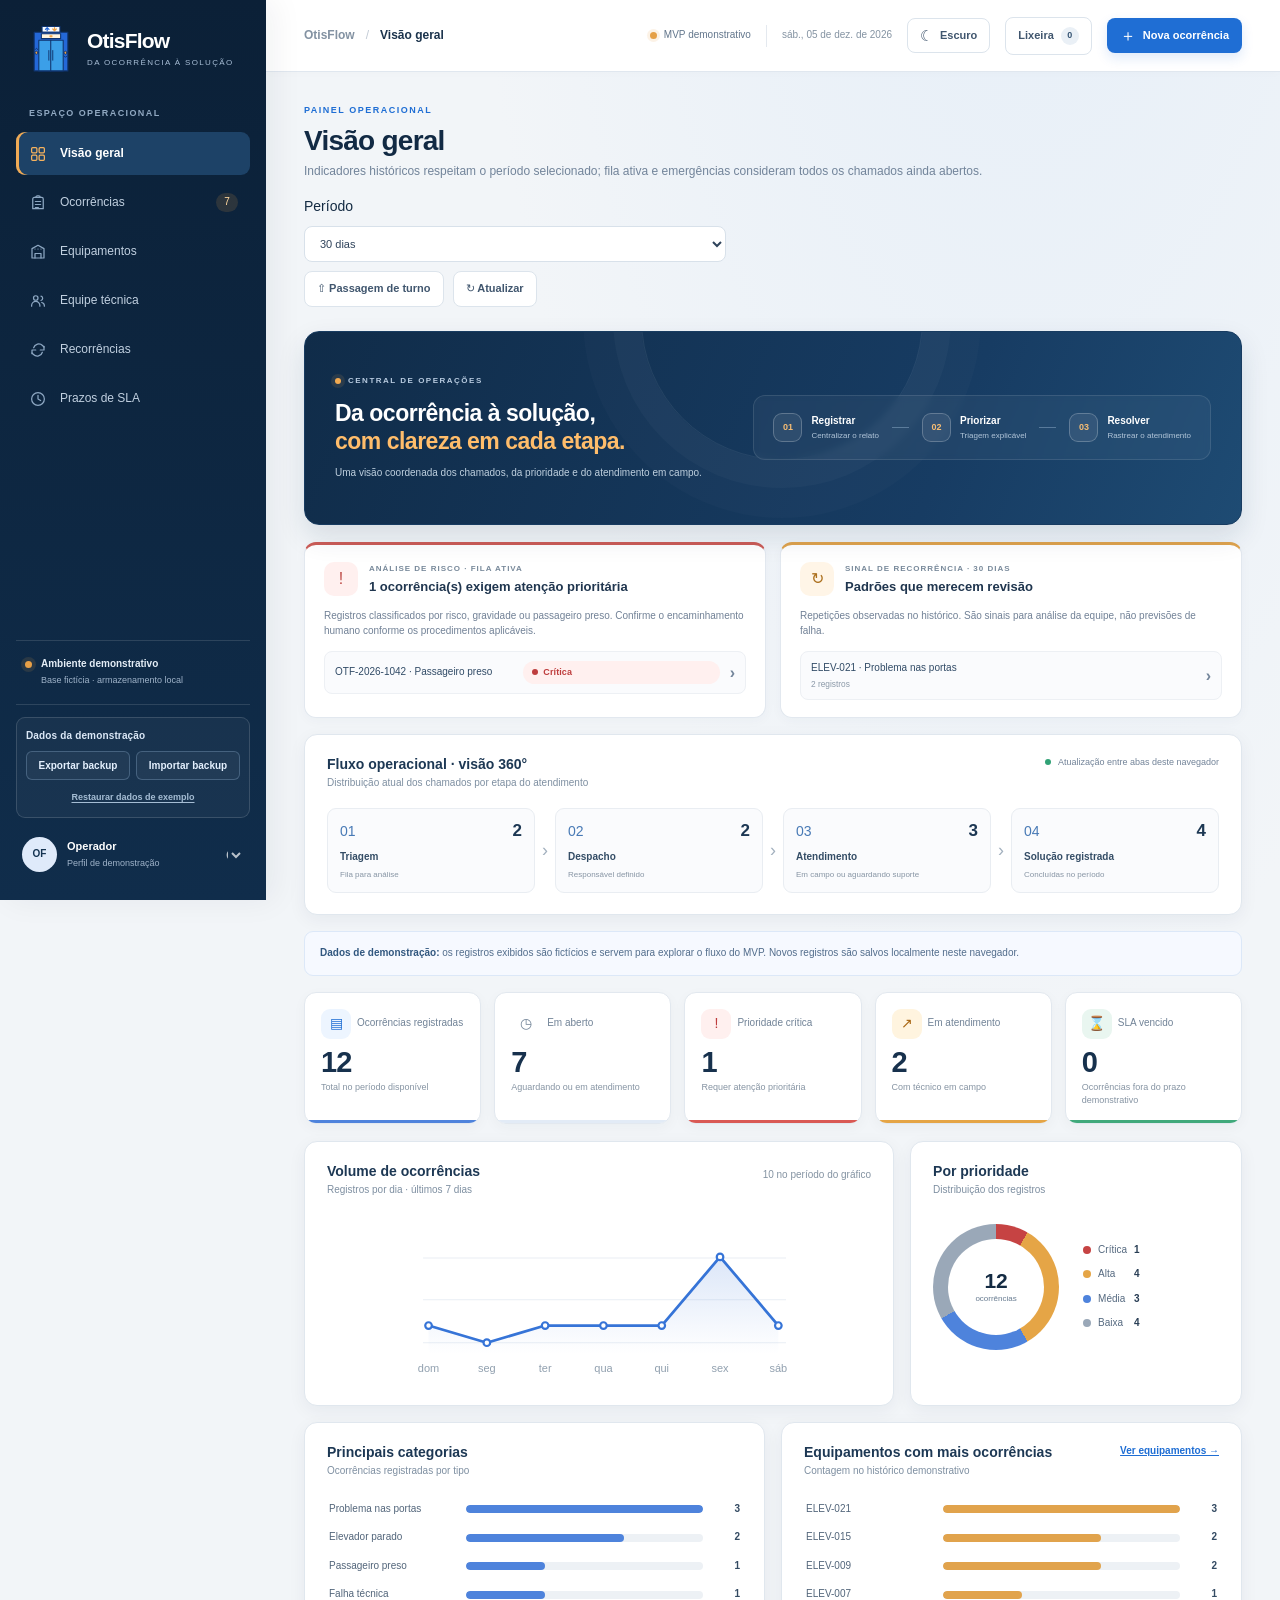
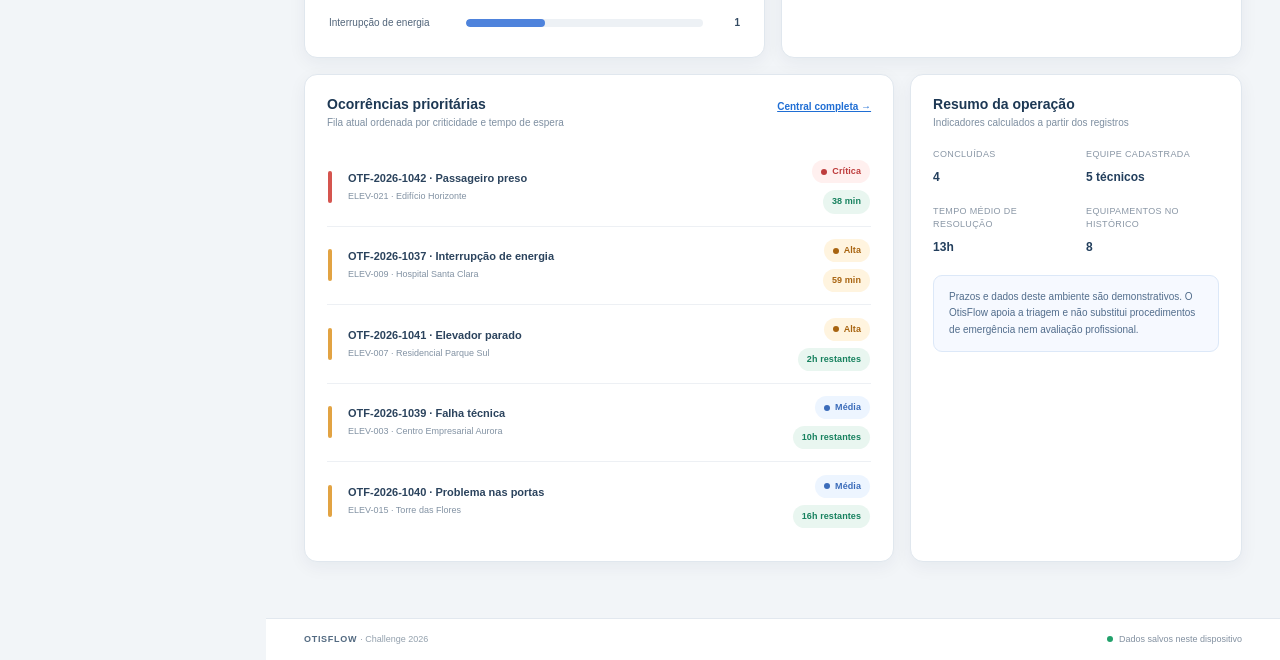
<file: index.html>
<!doctype html>
<html lang="pt-BR">
<head>
  <meta charset="utf-8">
  <meta name="viewport" content="width=device-width, initial-scale=1">
  <meta name="theme-color" content="#102b4e">
  <meta name="description" content="OtisFlow: gestão inteligente de ocorrências de elevadores — da ocorrência à solução.">
  <title>Visão geral | OtisFlow</title>
  <link rel="icon" type="image/svg+xml" href="assets/otisflow-icon.svg">
  <script src="js/theme-init.js"></script>
  <link rel="stylesheet" href="css/base.css">
  <link rel="stylesheet" href="css/dashboard.css">
  <link rel="stylesheet" href="css/theme.css">
  <link rel="stylesheet" href="css/responsive.css">
</head>
<body data-page="dashboard">
  <a class="skip-link" href="#page-content">Pular para o conteúdo principal</a>
  <div class="app-shell">
    <aside class="sidebar" id="sidebar">
      <a class="brand" href="index.html" aria-label="OtisFlow — início">
        <img class="brand-mark" src="assets/otisflow-icon.svg" alt="" aria-hidden="true">
        <span class="brand-copy"><strong>OtisFlow</strong><small>DA OCORRÊNCIA À SOLUÇÃO</small></span>
      </a>
      <div class="workspace-label">ESPAÇO OPERACIONAL</div>
      <nav class="main-nav" aria-label="Navegação principal">
        <a href="index.html" data-page="dashboard"><span class="nav-icon" aria-hidden="true"><svg viewBox="0 0 24 24"><rect x="3.5" y="3.5" width="7" height="7" rx="1.4"/><rect x="13.5" y="3.5" width="7" height="7" rx="1.4"/><rect x="3.5" y="13.5" width="7" height="7" rx="1.4"/><rect x="13.5" y="13.5" width="7" height="7" rx="1.4"/></svg></span><span>Visão geral</span></a>
        <a href="pages/ocorrencias.html" data-page="incidents"><span class="nav-icon" aria-hidden="true"><svg viewBox="0 0 24 24"><path d="M8 4.5h9a2 2 0 0 1 2 2v13H5V6.5a2 2 0 0 1 2-2h1Z"/><path d="M9 4.5a2 2 0 0 1 2-2h2a2 2 0 0 1 2 2M8.5 10h7M8.5 14h7M8.5 18h4"/></svg></span><span>Ocorrências</span> <span class="nav-count" id="open-count">0</span></a>
        <a href="pages/equipamentos.html" data-page="assets"><span class="nav-icon" aria-hidden="true"><svg viewBox="0 0 24 24"><path d="M4 20V7.5L12 3l8 4.5V20H4Z"/><path d="M8 20v-6h8v6M8 8h.01M12 8h.01M16 8h.01"/></svg></span><span>Equipamentos</span></a>
        <a href="pages/equipe.html" data-page="team"><span class="nav-icon" aria-hidden="true"><svg viewBox="0 0 24 24"><circle cx="9" cy="8" r="3"/><path d="M3.5 19v-1a5.5 5.5 0 0 1 11 0v1M16 5.5a3 3 0 0 1 0 5.8M17 14a4.5 4.5 0 0 1 3.5 4.4V19"/></svg></span><span>Equipe técnica</span></a>
        <a href="pages/recorrencias.html" data-page="recurrence"><span class="nav-icon" aria-hidden="true"><svg viewBox="0 0 24 24"><path d="M20 7v5h-5M4 17v-5h5"/><path d="M6.2 9A7 7 0 0 1 18 6l2 2M4 16l2 2a7 7 0 0 0 11.8-3"/></svg></span><span>Recorrências</span></a>
        <a href="pages/sla.html" data-page="sla"><span class="nav-icon" aria-hidden="true"><svg viewBox="0 0 24 24"><circle cx="12" cy="12" r="8.5"/><path d="M12 7v5l3.5 2"/></svg></span><span>Prazos de SLA</span></a>
      </nav>
      <div class="sidebar-bottom">
        <div class="demo-note"><span class="demo-dot"></span><div><strong>Ambiente demonstrativo</strong><small>Base fictícia · armazenamento local</small></div></div>
        <div class="data-tools" aria-label="Gerenciar dados locais">
          <strong>Dados da demonstração</strong>
          <div class="data-tools-actions">
            <button type="button" data-action="export-backup" title="Baixar cópia dos registros deste navegador">Exportar backup</button>
            <button type="button" data-action="import-backup" title="Restaurar um backup previamente exportado">Importar backup</button>
          </div>
          <button type="button" class="reset-demo" data-action="reset-demo">Restaurar dados de exemplo</button>
          <input type="file" id="backup-file" accept=".json,application/json" hidden aria-label="Selecionar arquivo de backup JSON">
        </div>
        <div class="user-card"><div class="avatar">OF</div><div class="user-info"><strong id="profile-name">Operador</strong><small>Perfil de demonstração</small></div><select id="profile-select" aria-label="Perfil de demonstração"><option value="Operador">Operador</option><option value="Técnico">Técnico</option><option value="Gestor">Gestor</option></select></div>
      </div>
    </aside>
    <div class="mobile-overlay" id="mobile-overlay"></div>
    <main class="main-area">
      <header class="topbar">
        <div class="topbar-left"><button class="mobile-menu" id="mobile-menu" aria-label="Abrir menu" aria-controls="sidebar" aria-expanded="false">☰</button><div class="breadcrumbs"><span class="crumb-root">OtisFlow</span><span class="crumb-slash">/</span><strong id="page-crumb">Visão geral</strong></div></div>
        <div class="topbar-actions"><span class="system-status"><i></i> MVP demonstrativo</span><span class="topbar-divider"></span><span class="today-label" id="today-label"></span><button class="button button-primary button-small" data-action="new-incident"><span class="button-plus">＋</span> Nova ocorrência</button></div>
      </header>
      <div class="page-content" id="page-content" tabindex="-1"></div>
      <footer class="app-footer"><span class="footer-brand">OTISFLOW <span>· Challenge 2026</span></span><span class="footer-status"><i></i> Dados salvos neste dispositivo</span></footer>
    </main>
  </div>
  <div id="modal-root"></div>
  <div id="toast-region" class="toast-region" aria-live="polite" aria-atomic="true"></div>
  <script src="js/classification.js"></script>
  <script src="js/app.js"></script>
</body>
</html>
</file>
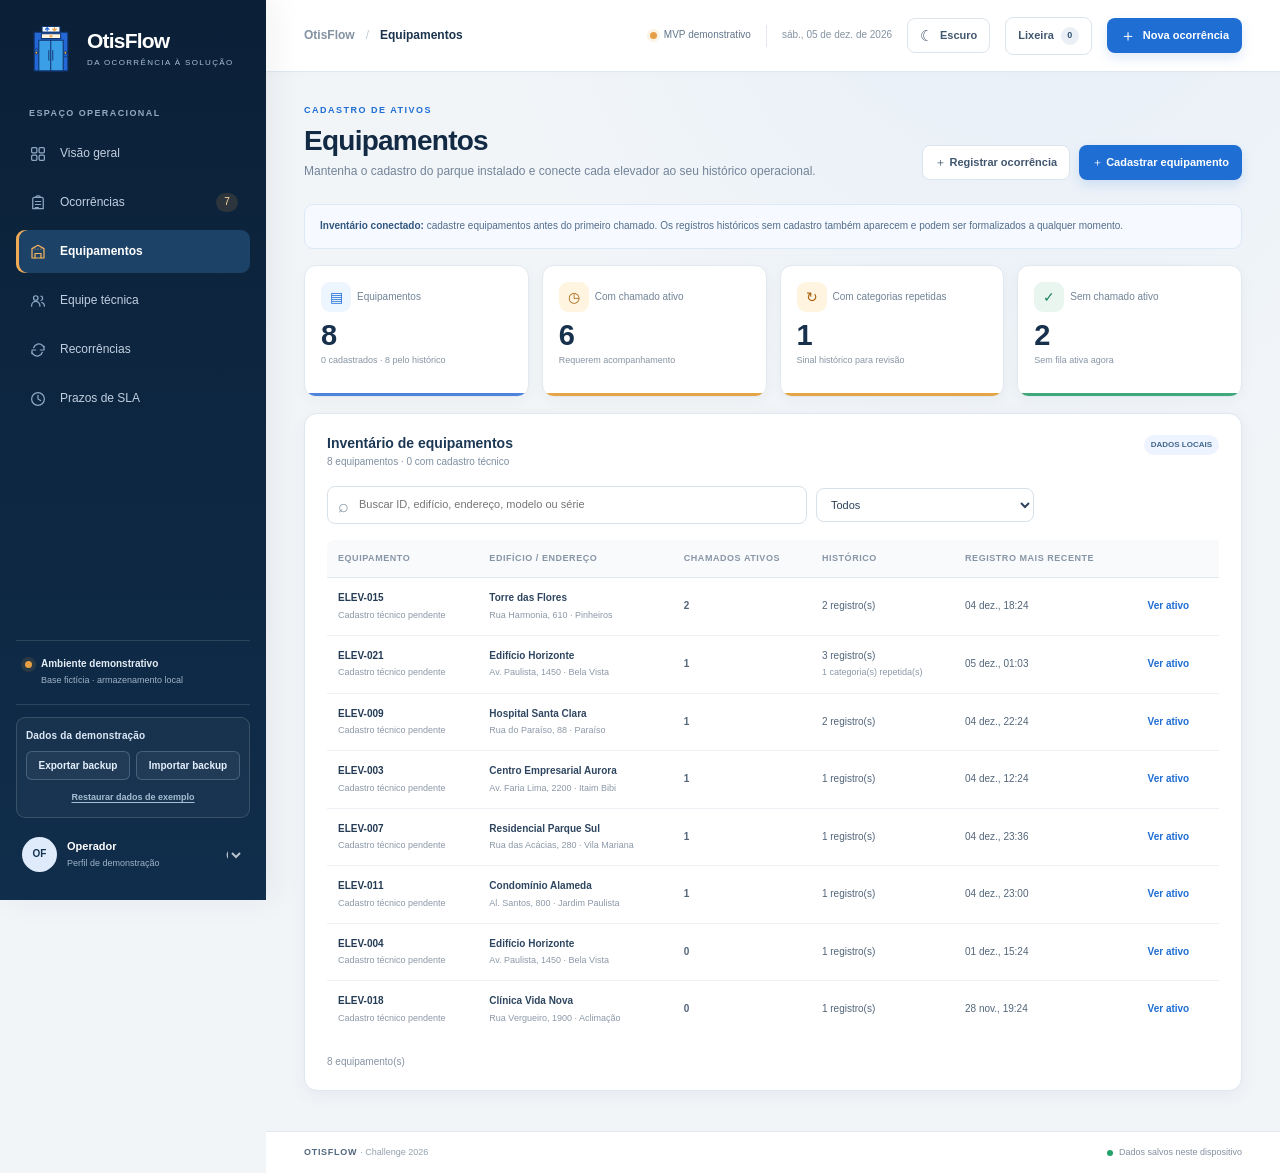
<file: pages/equipamentos.html>
<!doctype html>
<html lang="pt-BR">
<head>
  <meta charset="utf-8">
  <meta name="viewport" content="width=device-width, initial-scale=1">
  <meta name="theme-color" content="#102b4e">
  <meta name="description" content="OtisFlow: gestão inteligente de ocorrências de elevadores — da ocorrência à solução.">
  <title>Equipamentos | OtisFlow</title>
  <link rel="icon" type="image/svg+xml" href="../assets/otisflow-icon.svg">
  <script src="../js/theme-init.js"></script>
  <link rel="stylesheet" href="../css/base.css">
  <link rel="stylesheet" href="../css/equipamentos.css">
  <link rel="stylesheet" href="../css/theme.css">
  <link rel="stylesheet" href="../css/responsive.css">
</head>
<body data-page="assets">
  <a class="skip-link" href="#page-content">Pular para o conteúdo principal</a>
  <div class="app-shell">
    <aside class="sidebar" id="sidebar">
      <a class="brand" href="../index.html" aria-label="OtisFlow — início">
        <img class="brand-mark" src="../assets/otisflow-icon.svg" alt="" aria-hidden="true">
        <span class="brand-copy"><strong>OtisFlow</strong><small>DA OCORRÊNCIA À SOLUÇÃO</small></span>
      </a>
      <div class="workspace-label">ESPAÇO OPERACIONAL</div>
      <nav class="main-nav" aria-label="Navegação principal">
        <a href="../index.html" data-page="dashboard"><span class="nav-icon" aria-hidden="true"><svg viewBox="0 0 24 24"><rect x="3.5" y="3.5" width="7" height="7" rx="1.4"/><rect x="13.5" y="3.5" width="7" height="7" rx="1.4"/><rect x="3.5" y="13.5" width="7" height="7" rx="1.4"/><rect x="13.5" y="13.5" width="7" height="7" rx="1.4"/></svg></span><span>Visão geral</span></a>
        <a href="../pages/ocorrencias.html" data-page="incidents"><span class="nav-icon" aria-hidden="true"><svg viewBox="0 0 24 24"><path d="M8 4.5h9a2 2 0 0 1 2 2v13H5V6.5a2 2 0 0 1 2-2h1Z"/><path d="M9 4.5a2 2 0 0 1 2-2h2a2 2 0 0 1 2 2M8.5 10h7M8.5 14h7M8.5 18h4"/></svg></span><span>Ocorrências</span> <span class="nav-count" id="open-count">0</span></a>
        <a href="../pages/equipamentos.html" data-page="assets"><span class="nav-icon" aria-hidden="true"><svg viewBox="0 0 24 24"><path d="M4 20V7.5L12 3l8 4.5V20H4Z"/><path d="M8 20v-6h8v6M8 8h.01M12 8h.01M16 8h.01"/></svg></span><span>Equipamentos</span></a>
        <a href="../pages/equipe.html" data-page="team"><span class="nav-icon" aria-hidden="true"><svg viewBox="0 0 24 24"><circle cx="9" cy="8" r="3"/><path d="M3.5 19v-1a5.5 5.5 0 0 1 11 0v1M16 5.5a3 3 0 0 1 0 5.8M17 14a4.5 4.5 0 0 1 3.5 4.4V19"/></svg></span><span>Equipe técnica</span></a>
        <a href="../pages/recorrencias.html" data-page="recurrence"><span class="nav-icon" aria-hidden="true"><svg viewBox="0 0 24 24"><path d="M20 7v5h-5M4 17v-5h5"/><path d="M6.2 9A7 7 0 0 1 18 6l2 2M4 16l2 2a7 7 0 0 0 11.8-3"/></svg></span><span>Recorrências</span></a>
        <a href="../pages/sla.html" data-page="sla"><span class="nav-icon" aria-hidden="true"><svg viewBox="0 0 24 24"><circle cx="12" cy="12" r="8.5"/><path d="M12 7v5l3.5 2"/></svg></span><span>Prazos de SLA</span></a>
      </nav>
      <div class="sidebar-bottom">
        <div class="demo-note"><span class="demo-dot"></span><div><strong>Ambiente demonstrativo</strong><small>Base fictícia · armazenamento local</small></div></div>
        <div class="data-tools" aria-label="Gerenciar dados locais">
          <strong>Dados da demonstração</strong>
          <div class="data-tools-actions">
            <button type="button" data-action="export-backup" title="Baixar cópia dos registros deste navegador">Exportar backup</button>
            <button type="button" data-action="import-backup" title="Restaurar um backup previamente exportado">Importar backup</button>
          </div>
          <button type="button" class="reset-demo" data-action="reset-demo">Restaurar dados de exemplo</button>
          <input type="file" id="backup-file" accept=".json,application/json" hidden aria-label="Selecionar arquivo de backup JSON">
        </div>
        <div class="user-card"><div class="avatar">OF</div><div class="user-info"><strong id="profile-name">Operador</strong><small>Perfil de demonstração</small></div><select id="profile-select" aria-label="Perfil de demonstração"><option value="Operador">Operador</option><option value="Técnico">Técnico</option><option value="Gestor">Gestor</option></select></div>
      </div>
    </aside>
    <div class="mobile-overlay" id="mobile-overlay"></div>
    <main class="main-area">
      <header class="topbar">
        <div class="topbar-left"><button class="mobile-menu" id="mobile-menu" aria-label="Abrir menu" aria-controls="sidebar" aria-expanded="false">☰</button><div class="breadcrumbs"><span class="crumb-root">OtisFlow</span><span class="crumb-slash">/</span><strong id="page-crumb">Equipamentos</strong></div></div>
        <div class="topbar-actions"><span class="system-status"><i></i> MVP demonstrativo</span><span class="topbar-divider"></span><span class="today-label" id="today-label"></span><button class="button button-primary button-small" data-action="new-incident"><span class="button-plus">＋</span> Nova ocorrência</button></div>
      </header>
      <div class="page-content" id="page-content" tabindex="-1"></div>
      <footer class="app-footer"><span class="footer-brand">OTISFLOW <span>· Challenge 2026</span></span><span class="footer-status"><i></i> Dados salvos neste dispositivo</span></footer>
    </main>
  </div>
  <div id="modal-root"></div>
  <div id="toast-region" class="toast-region" aria-live="polite" aria-atomic="true"></div>
  <script src="../js/classification.js"></script>
  <script src="../js/app.js"></script>
</body>
</html>
</file>
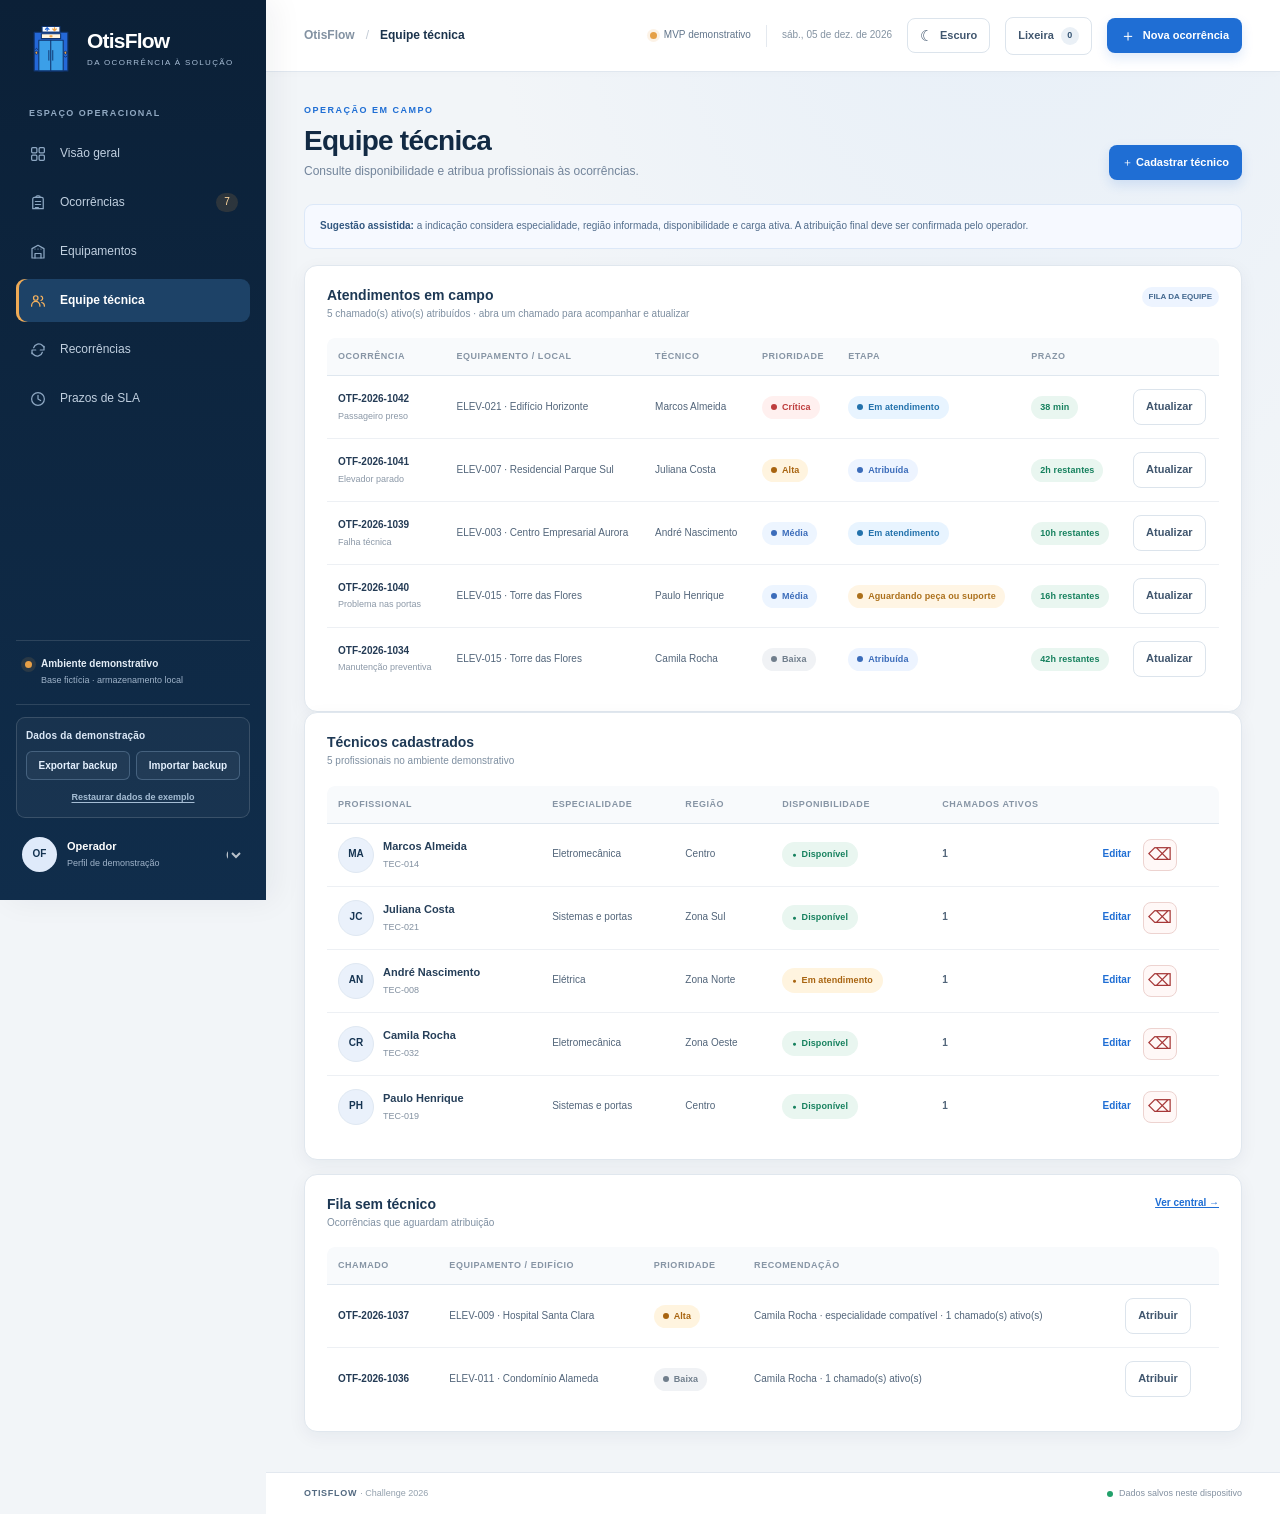
<file: pages/equipe.html>
<!doctype html>
<html lang="pt-BR">
<head>
  <meta charset="utf-8">
  <meta name="viewport" content="width=device-width, initial-scale=1">
  <meta name="theme-color" content="#102b4e">
  <meta name="description" content="OtisFlow: gestão inteligente de ocorrências de elevadores — da ocorrência à solução.">
  <title>Equipe técnica | OtisFlow</title>
  <link rel="icon" type="image/svg+xml" href="../assets/otisflow-icon.svg">
  <script src="../js/theme-init.js"></script>
  <link rel="stylesheet" href="../css/base.css">
  <link rel="stylesheet" href="../css/equipe.css">
  <link rel="stylesheet" href="../css/theme.css">
  <link rel="stylesheet" href="../css/responsive.css">
</head>
<body data-page="team">
  <a class="skip-link" href="#page-content">Pular para o conteúdo principal</a>
  <div class="app-shell">
    <aside class="sidebar" id="sidebar">
      <a class="brand" href="../index.html" aria-label="OtisFlow — início">
        <img class="brand-mark" src="../assets/otisflow-icon.svg" alt="" aria-hidden="true">
        <span class="brand-copy"><strong>OtisFlow</strong><small>DA OCORRÊNCIA À SOLUÇÃO</small></span>
      </a>
      <div class="workspace-label">ESPAÇO OPERACIONAL</div>
      <nav class="main-nav" aria-label="Navegação principal">
        <a href="../index.html" data-page="dashboard"><span class="nav-icon" aria-hidden="true"><svg viewBox="0 0 24 24"><rect x="3.5" y="3.5" width="7" height="7" rx="1.4"/><rect x="13.5" y="3.5" width="7" height="7" rx="1.4"/><rect x="3.5" y="13.5" width="7" height="7" rx="1.4"/><rect x="13.5" y="13.5" width="7" height="7" rx="1.4"/></svg></span><span>Visão geral</span></a>
        <a href="../pages/ocorrencias.html" data-page="incidents"><span class="nav-icon" aria-hidden="true"><svg viewBox="0 0 24 24"><path d="M8 4.5h9a2 2 0 0 1 2 2v13H5V6.5a2 2 0 0 1 2-2h1Z"/><path d="M9 4.5a2 2 0 0 1 2-2h2a2 2 0 0 1 2 2M8.5 10h7M8.5 14h7M8.5 18h4"/></svg></span><span>Ocorrências</span> <span class="nav-count" id="open-count">0</span></a>
        <a href="../pages/equipamentos.html" data-page="assets"><span class="nav-icon" aria-hidden="true"><svg viewBox="0 0 24 24"><path d="M4 20V7.5L12 3l8 4.5V20H4Z"/><path d="M8 20v-6h8v6M8 8h.01M12 8h.01M16 8h.01"/></svg></span><span>Equipamentos</span></a>
        <a href="../pages/equipe.html" data-page="team"><span class="nav-icon" aria-hidden="true"><svg viewBox="0 0 24 24"><circle cx="9" cy="8" r="3"/><path d="M3.5 19v-1a5.5 5.5 0 0 1 11 0v1M16 5.5a3 3 0 0 1 0 5.8M17 14a4.5 4.5 0 0 1 3.5 4.4V19"/></svg></span><span>Equipe técnica</span></a>
        <a href="../pages/recorrencias.html" data-page="recurrence"><span class="nav-icon" aria-hidden="true"><svg viewBox="0 0 24 24"><path d="M20 7v5h-5M4 17v-5h5"/><path d="M6.2 9A7 7 0 0 1 18 6l2 2M4 16l2 2a7 7 0 0 0 11.8-3"/></svg></span><span>Recorrências</span></a>
        <a href="../pages/sla.html" data-page="sla"><span class="nav-icon" aria-hidden="true"><svg viewBox="0 0 24 24"><circle cx="12" cy="12" r="8.5"/><path d="M12 7v5l3.5 2"/></svg></span><span>Prazos de SLA</span></a>
      </nav>
      <div class="sidebar-bottom">
        <div class="demo-note"><span class="demo-dot"></span><div><strong>Ambiente demonstrativo</strong><small>Base fictícia · armazenamento local</small></div></div>
        <div class="data-tools" aria-label="Gerenciar dados locais">
          <strong>Dados da demonstração</strong>
          <div class="data-tools-actions">
            <button type="button" data-action="export-backup" title="Baixar cópia dos registros deste navegador">Exportar backup</button>
            <button type="button" data-action="import-backup" title="Restaurar um backup previamente exportado">Importar backup</button>
          </div>
          <button type="button" class="reset-demo" data-action="reset-demo">Restaurar dados de exemplo</button>
          <input type="file" id="backup-file" accept=".json,application/json" hidden aria-label="Selecionar arquivo de backup JSON">
        </div>
        <div class="user-card"><div class="avatar">OF</div><div class="user-info"><strong id="profile-name">Operador</strong><small>Perfil de demonstração</small></div><select id="profile-select" aria-label="Perfil de demonstração"><option value="Operador">Operador</option><option value="Técnico">Técnico</option><option value="Gestor">Gestor</option></select></div>
      </div>
    </aside>
    <div class="mobile-overlay" id="mobile-overlay"></div>
    <main class="main-area">
      <header class="topbar">
        <div class="topbar-left"><button class="mobile-menu" id="mobile-menu" aria-label="Abrir menu" aria-controls="sidebar" aria-expanded="false">☰</button><div class="breadcrumbs"><span class="crumb-root">OtisFlow</span><span class="crumb-slash">/</span><strong id="page-crumb">Equipe técnica</strong></div></div>
        <div class="topbar-actions"><span class="system-status"><i></i> MVP demonstrativo</span><span class="topbar-divider"></span><span class="today-label" id="today-label"></span><button class="button button-primary button-small" data-action="new-incident"><span class="button-plus">＋</span> Nova ocorrência</button></div>
      </header>
      <div class="page-content" id="page-content" tabindex="-1"></div>
      <footer class="app-footer"><span class="footer-brand">OTISFLOW <span>· Challenge 2026</span></span><span class="footer-status"><i></i> Dados salvos neste dispositivo</span></footer>
    </main>
  </div>
  <div id="modal-root"></div>
  <div id="toast-region" class="toast-region" aria-live="polite" aria-atomic="true"></div>
  <script src="../js/classification.js"></script>
  <script src="../js/app.js"></script>
</body>
</html>
</file>
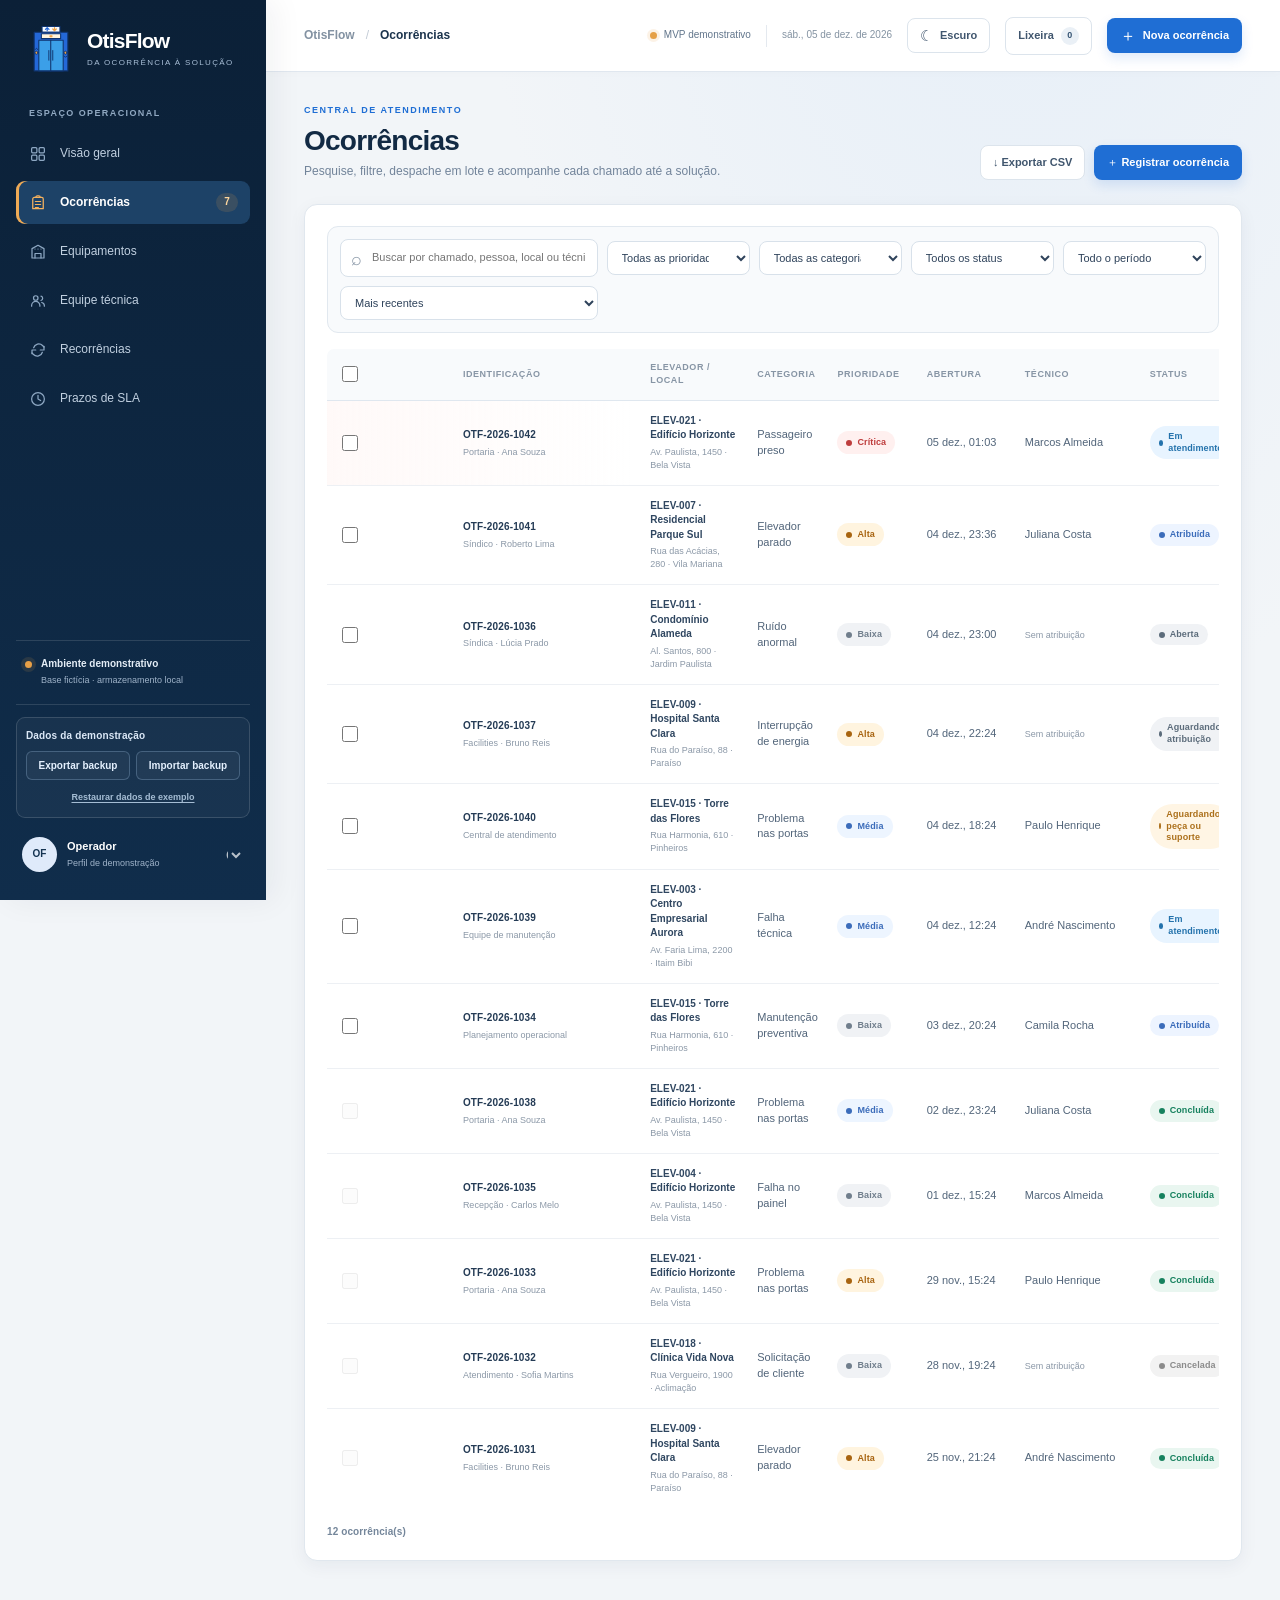
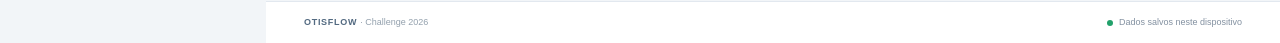
<file: pages/ocorrencias.html>
<!doctype html>
<html lang="pt-BR">
<head>
  <meta charset="utf-8">
  <meta name="viewport" content="width=device-width, initial-scale=1">
  <meta name="theme-color" content="#102b4e">
  <meta name="description" content="OtisFlow: gestão inteligente de ocorrências de elevadores — da ocorrência à solução.">
  <title>Ocorrências | OtisFlow</title>
  <link rel="icon" type="image/svg+xml" href="../assets/otisflow-icon.svg">
  <script src="../js/theme-init.js"></script>
  <link rel="stylesheet" href="../css/base.css">
  <link rel="stylesheet" href="../css/ocorrencias.css">
  <link rel="stylesheet" href="../css/theme.css">
  <link rel="stylesheet" href="../css/responsive.css">
</head>
<body data-page="incidents">
  <a class="skip-link" href="#page-content">Pular para o conteúdo principal</a>
  <div class="app-shell">
    <aside class="sidebar" id="sidebar">
      <a class="brand" href="../index.html" aria-label="OtisFlow — início">
        <img class="brand-mark" src="../assets/otisflow-icon.svg" alt="" aria-hidden="true">
        <span class="brand-copy"><strong>OtisFlow</strong><small>DA OCORRÊNCIA À SOLUÇÃO</small></span>
      </a>
      <div class="workspace-label">ESPAÇO OPERACIONAL</div>
      <nav class="main-nav" aria-label="Navegação principal">
        <a href="../index.html" data-page="dashboard"><span class="nav-icon" aria-hidden="true"><svg viewBox="0 0 24 24"><rect x="3.5" y="3.5" width="7" height="7" rx="1.4"/><rect x="13.5" y="3.5" width="7" height="7" rx="1.4"/><rect x="3.5" y="13.5" width="7" height="7" rx="1.4"/><rect x="13.5" y="13.5" width="7" height="7" rx="1.4"/></svg></span><span>Visão geral</span></a>
        <a href="../pages/ocorrencias.html" data-page="incidents"><span class="nav-icon" aria-hidden="true"><svg viewBox="0 0 24 24"><path d="M8 4.5h9a2 2 0 0 1 2 2v13H5V6.5a2 2 0 0 1 2-2h1Z"/><path d="M9 4.5a2 2 0 0 1 2-2h2a2 2 0 0 1 2 2M8.5 10h7M8.5 14h7M8.5 18h4"/></svg></span><span>Ocorrências</span> <span class="nav-count" id="open-count">0</span></a>
        <a href="../pages/equipamentos.html" data-page="assets"><span class="nav-icon" aria-hidden="true"><svg viewBox="0 0 24 24"><path d="M4 20V7.5L12 3l8 4.5V20H4Z"/><path d="M8 20v-6h8v6M8 8h.01M12 8h.01M16 8h.01"/></svg></span><span>Equipamentos</span></a>
        <a href="../pages/equipe.html" data-page="team"><span class="nav-icon" aria-hidden="true"><svg viewBox="0 0 24 24"><circle cx="9" cy="8" r="3"/><path d="M3.5 19v-1a5.5 5.5 0 0 1 11 0v1M16 5.5a3 3 0 0 1 0 5.8M17 14a4.5 4.5 0 0 1 3.5 4.4V19"/></svg></span><span>Equipe técnica</span></a>
        <a href="../pages/recorrencias.html" data-page="recurrence"><span class="nav-icon" aria-hidden="true"><svg viewBox="0 0 24 24"><path d="M20 7v5h-5M4 17v-5h5"/><path d="M6.2 9A7 7 0 0 1 18 6l2 2M4 16l2 2a7 7 0 0 0 11.8-3"/></svg></span><span>Recorrências</span></a>
        <a href="../pages/sla.html" data-page="sla"><span class="nav-icon" aria-hidden="true"><svg viewBox="0 0 24 24"><circle cx="12" cy="12" r="8.5"/><path d="M12 7v5l3.5 2"/></svg></span><span>Prazos de SLA</span></a>
      </nav>
      <div class="sidebar-bottom">
        <div class="demo-note"><span class="demo-dot"></span><div><strong>Ambiente demonstrativo</strong><small>Base fictícia · armazenamento local</small></div></div>
        <div class="data-tools" aria-label="Gerenciar dados locais">
          <strong>Dados da demonstração</strong>
          <div class="data-tools-actions">
            <button type="button" data-action="export-backup" title="Baixar cópia dos registros deste navegador">Exportar backup</button>
            <button type="button" data-action="import-backup" title="Restaurar um backup previamente exportado">Importar backup</button>
          </div>
          <button type="button" class="reset-demo" data-action="reset-demo">Restaurar dados de exemplo</button>
          <input type="file" id="backup-file" accept=".json,application/json" hidden aria-label="Selecionar arquivo de backup JSON">
        </div>
        <div class="user-card"><div class="avatar">OF</div><div class="user-info"><strong id="profile-name">Operador</strong><small>Perfil de demonstração</small></div><select id="profile-select" aria-label="Perfil de demonstração"><option value="Operador">Operador</option><option value="Técnico">Técnico</option><option value="Gestor">Gestor</option></select></div>
      </div>
    </aside>
    <div class="mobile-overlay" id="mobile-overlay"></div>
    <main class="main-area">
      <header class="topbar">
        <div class="topbar-left"><button class="mobile-menu" id="mobile-menu" aria-label="Abrir menu" aria-controls="sidebar" aria-expanded="false">☰</button><div class="breadcrumbs"><span class="crumb-root">OtisFlow</span><span class="crumb-slash">/</span><strong id="page-crumb">Ocorrências</strong></div></div>
        <div class="topbar-actions"><span class="system-status"><i></i> MVP demonstrativo</span><span class="topbar-divider"></span><span class="today-label" id="today-label"></span><button class="button button-primary button-small" data-action="new-incident"><span class="button-plus">＋</span> Nova ocorrência</button></div>
      </header>
      <div class="page-content" id="page-content" tabindex="-1"></div>
      <footer class="app-footer"><span class="footer-brand">OTISFLOW <span>· Challenge 2026</span></span><span class="footer-status"><i></i> Dados salvos neste dispositivo</span></footer>
    </main>
  </div>
  <div id="modal-root"></div>
  <div id="toast-region" class="toast-region" aria-live="polite" aria-atomic="true"></div>
  <script src="../js/classification.js"></script>
  <script src="../js/app.js"></script>
</body>
</html>
</file>
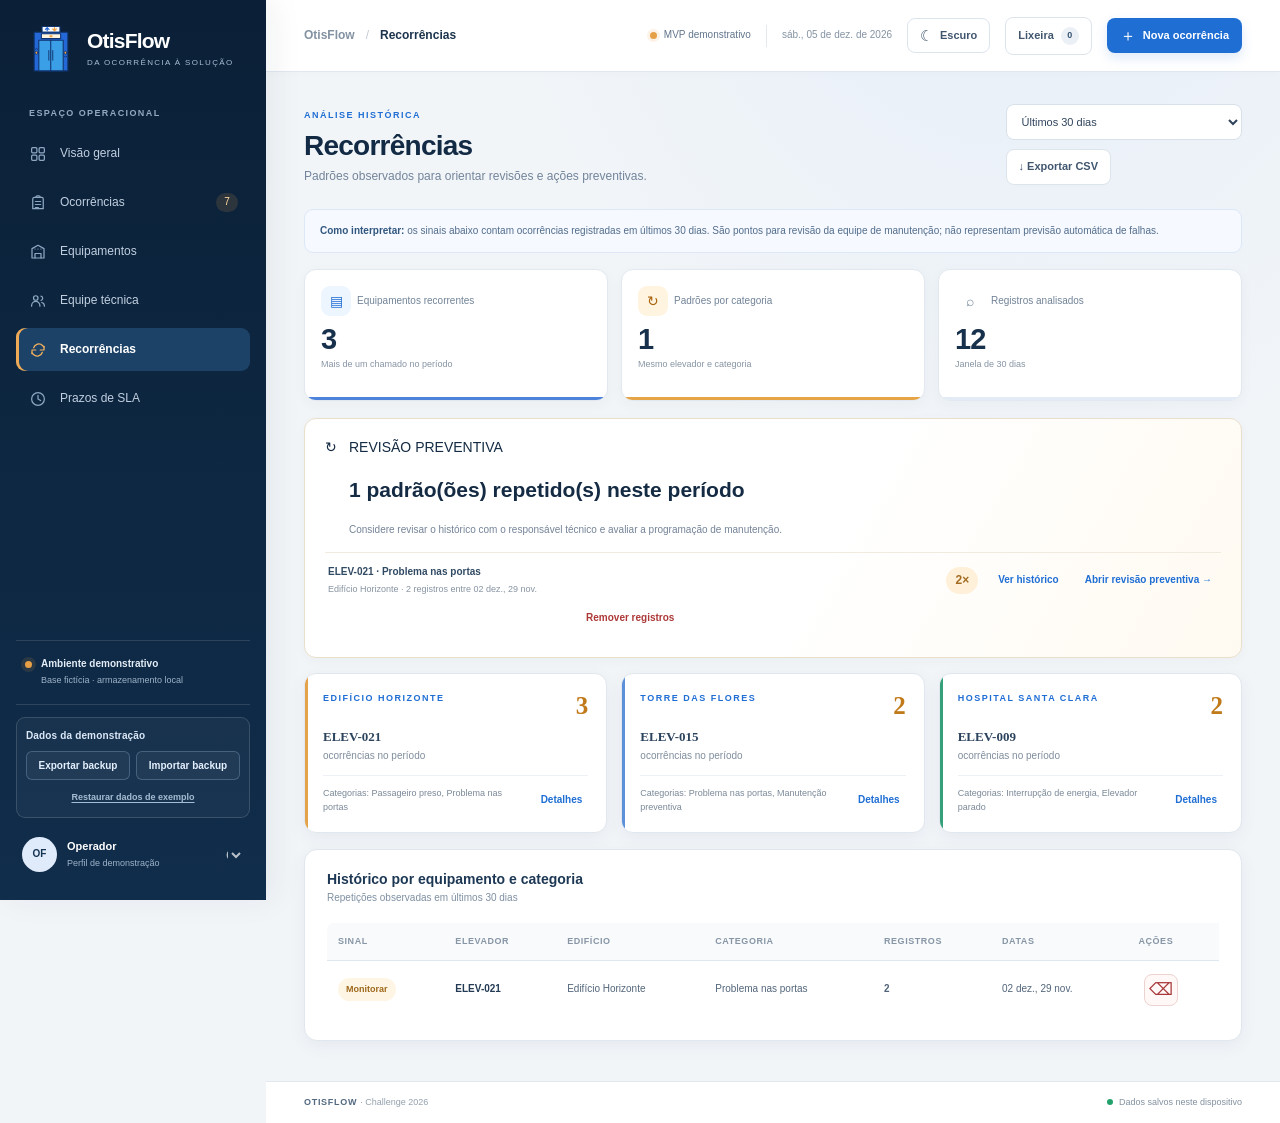
<file: pages/recorrencias.html>
<!doctype html>
<html lang="pt-BR">
<head>
  <meta charset="utf-8">
  <meta name="viewport" content="width=device-width, initial-scale=1">
  <meta name="theme-color" content="#102b4e">
  <meta name="description" content="OtisFlow: gestão inteligente de ocorrências de elevadores — da ocorrência à solução.">
  <title>Recorrências | OtisFlow</title>
  <link rel="icon" type="image/svg+xml" href="../assets/otisflow-icon.svg">
  <script src="../js/theme-init.js"></script>
  <link rel="stylesheet" href="../css/base.css">
  <link rel="stylesheet" href="../css/recorrencias.css">
  <link rel="stylesheet" href="../css/theme.css">
  <link rel="stylesheet" href="../css/responsive.css">
</head>
<body data-page="recurrence">
  <a class="skip-link" href="#page-content">Pular para o conteúdo principal</a>
  <div class="app-shell">
    <aside class="sidebar" id="sidebar">
      <a class="brand" href="../index.html" aria-label="OtisFlow — início">
        <img class="brand-mark" src="../assets/otisflow-icon.svg" alt="" aria-hidden="true">
        <span class="brand-copy"><strong>OtisFlow</strong><small>DA OCORRÊNCIA À SOLUÇÃO</small></span>
      </a>
      <div class="workspace-label">ESPAÇO OPERACIONAL</div>
      <nav class="main-nav" aria-label="Navegação principal">
        <a href="../index.html" data-page="dashboard"><span class="nav-icon" aria-hidden="true"><svg viewBox="0 0 24 24"><rect x="3.5" y="3.5" width="7" height="7" rx="1.4"/><rect x="13.5" y="3.5" width="7" height="7" rx="1.4"/><rect x="3.5" y="13.5" width="7" height="7" rx="1.4"/><rect x="13.5" y="13.5" width="7" height="7" rx="1.4"/></svg></span><span>Visão geral</span></a>
        <a href="../pages/ocorrencias.html" data-page="incidents"><span class="nav-icon" aria-hidden="true"><svg viewBox="0 0 24 24"><path d="M8 4.5h9a2 2 0 0 1 2 2v13H5V6.5a2 2 0 0 1 2-2h1Z"/><path d="M9 4.5a2 2 0 0 1 2-2h2a2 2 0 0 1 2 2M8.5 10h7M8.5 14h7M8.5 18h4"/></svg></span><span>Ocorrências</span> <span class="nav-count" id="open-count">0</span></a>
        <a href="../pages/equipamentos.html" data-page="assets"><span class="nav-icon" aria-hidden="true"><svg viewBox="0 0 24 24"><path d="M4 20V7.5L12 3l8 4.5V20H4Z"/><path d="M8 20v-6h8v6M8 8h.01M12 8h.01M16 8h.01"/></svg></span><span>Equipamentos</span></a>
        <a href="../pages/equipe.html" data-page="team"><span class="nav-icon" aria-hidden="true"><svg viewBox="0 0 24 24"><circle cx="9" cy="8" r="3"/><path d="M3.5 19v-1a5.5 5.5 0 0 1 11 0v1M16 5.5a3 3 0 0 1 0 5.8M17 14a4.5 4.5 0 0 1 3.5 4.4V19"/></svg></span><span>Equipe técnica</span></a>
        <a href="../pages/recorrencias.html" data-page="recurrence"><span class="nav-icon" aria-hidden="true"><svg viewBox="0 0 24 24"><path d="M20 7v5h-5M4 17v-5h5"/><path d="M6.2 9A7 7 0 0 1 18 6l2 2M4 16l2 2a7 7 0 0 0 11.8-3"/></svg></span><span>Recorrências</span></a>
        <a href="../pages/sla.html" data-page="sla"><span class="nav-icon" aria-hidden="true"><svg viewBox="0 0 24 24"><circle cx="12" cy="12" r="8.5"/><path d="M12 7v5l3.5 2"/></svg></span><span>Prazos de SLA</span></a>
      </nav>
      <div class="sidebar-bottom">
        <div class="demo-note"><span class="demo-dot"></span><div><strong>Ambiente demonstrativo</strong><small>Base fictícia · armazenamento local</small></div></div>
        <div class="data-tools" aria-label="Gerenciar dados locais">
          <strong>Dados da demonstração</strong>
          <div class="data-tools-actions">
            <button type="button" data-action="export-backup" title="Baixar cópia dos registros deste navegador">Exportar backup</button>
            <button type="button" data-action="import-backup" title="Restaurar um backup previamente exportado">Importar backup</button>
          </div>
          <button type="button" class="reset-demo" data-action="reset-demo">Restaurar dados de exemplo</button>
          <input type="file" id="backup-file" accept=".json,application/json" hidden aria-label="Selecionar arquivo de backup JSON">
        </div>
        <div class="user-card"><div class="avatar">OF</div><div class="user-info"><strong id="profile-name">Operador</strong><small>Perfil de demonstração</small></div><select id="profile-select" aria-label="Perfil de demonstração"><option value="Operador">Operador</option><option value="Técnico">Técnico</option><option value="Gestor">Gestor</option></select></div>
      </div>
    </aside>
    <div class="mobile-overlay" id="mobile-overlay"></div>
    <main class="main-area">
      <header class="topbar">
        <div class="topbar-left"><button class="mobile-menu" id="mobile-menu" aria-label="Abrir menu" aria-controls="sidebar" aria-expanded="false">☰</button><div class="breadcrumbs"><span class="crumb-root">OtisFlow</span><span class="crumb-slash">/</span><strong id="page-crumb">Recorrências</strong></div></div>
        <div class="topbar-actions"><span class="system-status"><i></i> MVP demonstrativo</span><span class="topbar-divider"></span><span class="today-label" id="today-label"></span><button class="button button-primary button-small" data-action="new-incident"><span class="button-plus">＋</span> Nova ocorrência</button></div>
      </header>
      <div class="page-content" id="page-content" tabindex="-1"></div>
      <footer class="app-footer"><span class="footer-brand">OTISFLOW <span>· Challenge 2026</span></span><span class="footer-status"><i></i> Dados salvos neste dispositivo</span></footer>
    </main>
  </div>
  <div id="modal-root"></div>
  <div id="toast-region" class="toast-region" aria-live="polite" aria-atomic="true"></div>
  <script src="../js/classification.js"></script>
  <script src="../js/app.js"></script>
</body>
</html>
</file>
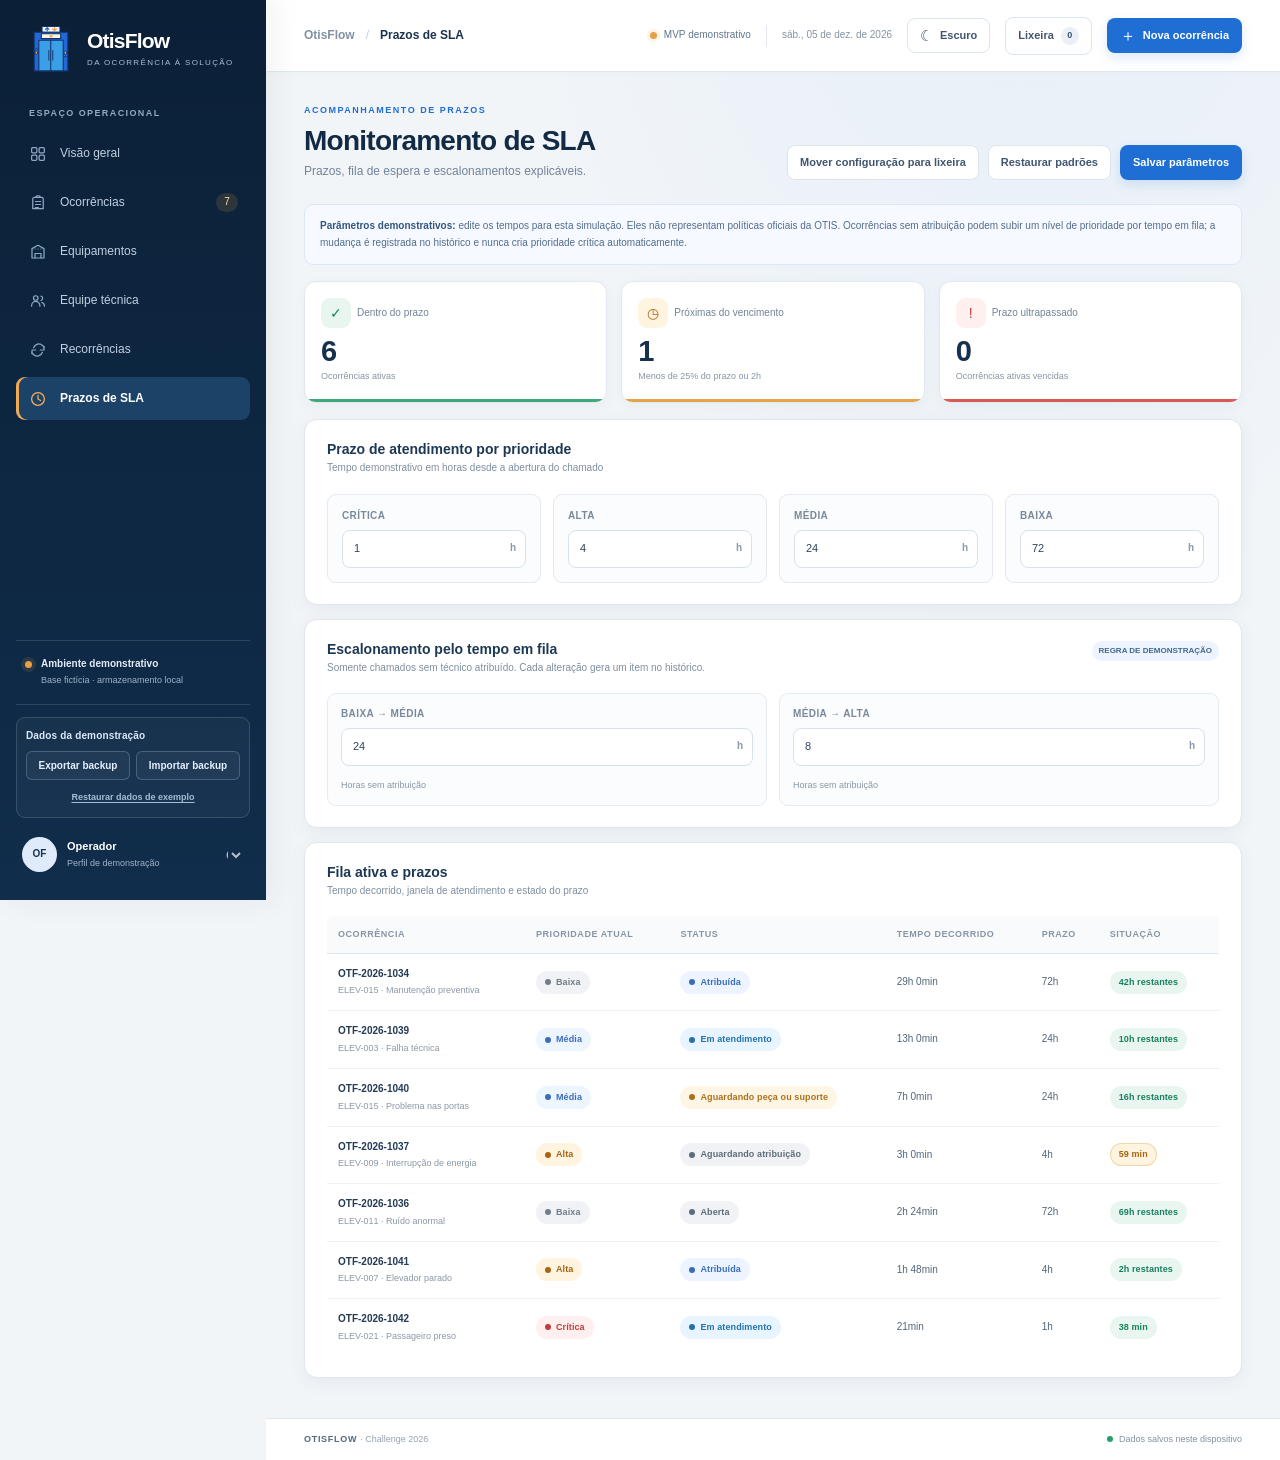
<file: pages/sla.html>
<!doctype html>
<html lang="pt-BR">
<head>
  <meta charset="utf-8">
  <meta name="viewport" content="width=device-width, initial-scale=1">
  <meta name="theme-color" content="#102b4e">
  <meta name="description" content="OtisFlow: gestão inteligente de ocorrências de elevadores — da ocorrência à solução.">
  <title>Prazos de SLA | OtisFlow</title>
  <link rel="icon" type="image/svg+xml" href="../assets/otisflow-icon.svg">
  <script src="../js/theme-init.js"></script>
  <link rel="stylesheet" href="../css/base.css">
  <link rel="stylesheet" href="../css/sla.css">
  <link rel="stylesheet" href="../css/theme.css">
  <link rel="stylesheet" href="../css/responsive.css">
</head>
<body data-page="sla">
  <a class="skip-link" href="#page-content">Pular para o conteúdo principal</a>
  <div class="app-shell">
    <aside class="sidebar" id="sidebar">
      <a class="brand" href="../index.html" aria-label="OtisFlow — início">
        <img class="brand-mark" src="../assets/otisflow-icon.svg" alt="" aria-hidden="true">
        <span class="brand-copy"><strong>OtisFlow</strong><small>DA OCORRÊNCIA À SOLUÇÃO</small></span>
      </a>
      <div class="workspace-label">ESPAÇO OPERACIONAL</div>
      <nav class="main-nav" aria-label="Navegação principal">
        <a href="../index.html" data-page="dashboard"><span class="nav-icon" aria-hidden="true"><svg viewBox="0 0 24 24"><rect x="3.5" y="3.5" width="7" height="7" rx="1.4"/><rect x="13.5" y="3.5" width="7" height="7" rx="1.4"/><rect x="3.5" y="13.5" width="7" height="7" rx="1.4"/><rect x="13.5" y="13.5" width="7" height="7" rx="1.4"/></svg></span><span>Visão geral</span></a>
        <a href="../pages/ocorrencias.html" data-page="incidents"><span class="nav-icon" aria-hidden="true"><svg viewBox="0 0 24 24"><path d="M8 4.5h9a2 2 0 0 1 2 2v13H5V6.5a2 2 0 0 1 2-2h1Z"/><path d="M9 4.5a2 2 0 0 1 2-2h2a2 2 0 0 1 2 2M8.5 10h7M8.5 14h7M8.5 18h4"/></svg></span><span>Ocorrências</span> <span class="nav-count" id="open-count">0</span></a>
        <a href="../pages/equipamentos.html" data-page="assets"><span class="nav-icon" aria-hidden="true"><svg viewBox="0 0 24 24"><path d="M4 20V7.5L12 3l8 4.5V20H4Z"/><path d="M8 20v-6h8v6M8 8h.01M12 8h.01M16 8h.01"/></svg></span><span>Equipamentos</span></a>
        <a href="../pages/equipe.html" data-page="team"><span class="nav-icon" aria-hidden="true"><svg viewBox="0 0 24 24"><circle cx="9" cy="8" r="3"/><path d="M3.5 19v-1a5.5 5.5 0 0 1 11 0v1M16 5.5a3 3 0 0 1 0 5.8M17 14a4.5 4.5 0 0 1 3.5 4.4V19"/></svg></span><span>Equipe técnica</span></a>
        <a href="../pages/recorrencias.html" data-page="recurrence"><span class="nav-icon" aria-hidden="true"><svg viewBox="0 0 24 24"><path d="M20 7v5h-5M4 17v-5h5"/><path d="M6.2 9A7 7 0 0 1 18 6l2 2M4 16l2 2a7 7 0 0 0 11.8-3"/></svg></span><span>Recorrências</span></a>
        <a href="../pages/sla.html" data-page="sla"><span class="nav-icon" aria-hidden="true"><svg viewBox="0 0 24 24"><circle cx="12" cy="12" r="8.5"/><path d="M12 7v5l3.5 2"/></svg></span><span>Prazos de SLA</span></a>
      </nav>
      <div class="sidebar-bottom">
        <div class="demo-note"><span class="demo-dot"></span><div><strong>Ambiente demonstrativo</strong><small>Base fictícia · armazenamento local</small></div></div>
        <div class="data-tools" aria-label="Gerenciar dados locais">
          <strong>Dados da demonstração</strong>
          <div class="data-tools-actions">
            <button type="button" data-action="export-backup" title="Baixar cópia dos registros deste navegador">Exportar backup</button>
            <button type="button" data-action="import-backup" title="Restaurar um backup previamente exportado">Importar backup</button>
          </div>
          <button type="button" class="reset-demo" data-action="reset-demo">Restaurar dados de exemplo</button>
          <input type="file" id="backup-file" accept=".json,application/json" hidden aria-label="Selecionar arquivo de backup JSON">
        </div>
        <div class="user-card"><div class="avatar">OF</div><div class="user-info"><strong id="profile-name">Operador</strong><small>Perfil de demonstração</small></div><select id="profile-select" aria-label="Perfil de demonstração"><option value="Operador">Operador</option><option value="Técnico">Técnico</option><option value="Gestor">Gestor</option></select></div>
      </div>
    </aside>
    <div class="mobile-overlay" id="mobile-overlay"></div>
    <main class="main-area">
      <header class="topbar">
        <div class="topbar-left"><button class="mobile-menu" id="mobile-menu" aria-label="Abrir menu" aria-controls="sidebar" aria-expanded="false">☰</button><div class="breadcrumbs"><span class="crumb-root">OtisFlow</span><span class="crumb-slash">/</span><strong id="page-crumb">Prazos de SLA</strong></div></div>
        <div class="topbar-actions"><span class="system-status"><i></i> MVP demonstrativo</span><span class="topbar-divider"></span><span class="today-label" id="today-label"></span><button class="button button-primary button-small" data-action="new-incident"><span class="button-plus">＋</span> Nova ocorrência</button></div>
      </header>
      <div class="page-content" id="page-content" tabindex="-1"></div>
      <footer class="app-footer"><span class="footer-brand">OTISFLOW <span>· Challenge 2026</span></span><span class="footer-status"><i></i> Dados salvos neste dispositivo</span></footer>
    </main>
  </div>
  <div id="modal-root"></div>
  <div id="toast-region" class="toast-region" aria-live="polite" aria-atomic="true"></div>
  <script src="../js/classification.js"></script>
  <script src="../js/app.js"></script>
</body>
</html>
</file>
<file: css/base.css>
:root{--navy:#102b4e;--navy-2:#173b65;--blue:#2468d8;--blue-soft:#edf4ff;--ink:#17283d;--muted:#718096;--line:#e5eaf0;--canvas:#f5f7fa;--white:#fff;--green:#16855b;--green-soft:#e9f7f0;--amber:#bd7513;--amber-soft:#fff5e4;--red:#c64343;--red-soft:#fff0ef;--shadow:0 8px 26px rgba(23,45,74,.07);font-family:'DM Sans',Arial,sans-serif;color:var(--ink);font-synthesis:none}*{box-sizing:border-box}body{margin:0;background:var(--canvas);font-size:14px}button,input,select,textarea{font:inherit}button{cursor:pointer}.app-shell{min-height:100vh}.sidebar{width:250px;background:var(--navy);position:fixed;inset:0 auto 0 0;color:#fff;padding:25px 15px 17px;display:flex;flex-direction:column;z-index:20}.brand{display:flex;align-items:center;gap:12px;color:#fff;text-decoration:none;padding:1px 13px 32px}.brand strong{font:800 20px Manrope,sans-serif;letter-spacing:-.6px;display:block}.brand small{display:block;font-size:8px;letter-spacing:1.1px;color:#a9bfd7;margin-top:4px}.workspace-label{font-size:9px;font-weight:700;letter-spacing:1.1px;color:#8fa7c1;padding:0 13px;margin-bottom:12px}.main-nav{display:grid;gap:5px}.main-nav a{display:flex;align-items:center;gap:12px;text-decoration:none;color:#c7d5e5;padding:11px 13px;border-radius:8px;font-size:13px;font-weight:500;transition:.16s}.main-nav a:hover{background:#ffffff12;color:#fff}.main-nav a.active{background:#23486e;color:#fff;font-weight:700}.nav-icon{font-size:17px;line-height:16px;width:19px;text-align:center;color:#a9bfd7}.active .nav-icon{color:#f5ad56}.nav-count{margin-left:auto;background:#ffffff19;border-radius:20px;padding:2px 7px;font-size:10px}.sidebar-bottom{margin-top:auto}.demo-note{display:flex;align-items:flex-start;gap:9px;border-top:1px solid #ffffff1c;border-bottom:1px solid #ffffff1c;padding:15px 10px;margin-bottom:12px}.demo-dot{width:7px;height:7px;border-radius:50%;background:#f0a346;margin-top:4px;box-shadow:0 0 0 3px #f0a34622}.demo-note strong,.demo-note small{display:block}.demo-note strong{font-size:10px;color:#e4edf6}.demo-note small{font-size:9px;color:#9fb3c9;margin-top:3px}.user-card{display:flex;align-items:center;gap:9px;padding:8px 7px}.avatar{width:32px;height:32px;border-radius:50%;display:grid;place-items:center;background:#dfebfb;color:var(--navy);font-weight:700;font-size:10px;flex:none}.user-info{min-width:0;flex:1}.user-info strong,.user-info small{display:block}.user-info strong{font-size:11px}.user-info small{font-size:9px;color:#9fb3c9;margin-top:3px}.user-card select{max-width:22px;width:22px;opacity:.55;background:transparent;color:#fff;border:0;padding:0;outline:none}.user-card select option{color:var(--ink)}.main-area{margin-left:250px;min-height:100vh;display:flex;flex-direction:column}.topbar{height:66px;background:var(--white);border-bottom:1px solid var(--line);display:flex;align-items:center;justify-content:space-between;padding:0 38px;position:sticky;top:0;z-index:10}.breadcrumbs{display:flex;gap:10px;align-items:center;color:#91a0b2;font-size:12px}.breadcrumbs strong{color:var(--ink);font-weight:700}.crumb-slash{color:#c2cbd5}.topbar-actions{display:flex;align-items:center;gap:18px}.today-label{font-size:11px;color:var(--muted)}.button{border:1px solid transparent;display:inline-flex;align-items:center;justify-content:center;gap:7px;padding:9px 13px;border-radius:7px;font-weight:700;font-size:12px;transition:.15s;white-space:nowrap}.button-primary{background:var(--blue);color:white;box-shadow:0 3px 7px #2468d822}.button-primary:hover{background:#1a58bf;transform:translateY(-1px)}.button-secondary{background:#fff;border-color:var(--line);color:#42536a}.button-secondary:hover{border-color:#b9c8da;background:#fafcff}.button-small{padding:8px 11px;font-size:11px}.button-danger{background:#fff;color:var(--red);border-color:#f0d1d0}.button-quiet{background:transparent;border-color:transparent;color:var(--blue);padding:5px}.mobile-menu{display:none;border:0;background:none;font-size:20px;color:var(--navy)}.page-content{width:min(1440px,100%);margin:0 auto;padding:27px 38px 32px;flex:1}.app-footer{display:flex;justify-content:space-between;align-items:center;border-top:1px solid var(--line);padding:14px 38px;font-size:10px;color:#8290a0;background:#fff}.muted{color:#95a2b0}.footer-status{display:flex;align-items:center;gap:6px}.footer-status i{width:6px;height:6px;border-radius:50%;background:#22a16b}.page-head{display:flex;justify-content:space-between;align-items:flex-end;margin-bottom:23px;gap:16px}.eyebrow{font-size:9px;text-transform:uppercase;letter-spacing:1.25px;color:var(--blue);font-weight:700;margin-bottom:7px}.page-head h1{font:800 24px Manrope,sans-serif;letter-spacing:-.6px;color:#142840;margin:0}.page-head p{margin:7px 0 0;color:var(--muted);font-size:12px}.head-actions{display:flex;gap:8px;align-items:center}.section-title{font:700 14px Manrope,sans-serif;color:#20364f;margin:0}.section-subtitle{font-size:10px;color:var(--muted);margin:5px 0 0}.panel{background:#fff;border:1px solid var(--line);border-radius:10px;box-shadow:0 2px 8px #142b4506}.panel-pad{padding:17px 18px}.panel-head{display:flex;justify-content:space-between;align-items:flex-start;margin-bottom:14px}.panel-head h2{margin:0;font:700 13px Manrope,sans-serif;color:#20364f}.panel-head p{margin:5px 0 0;color:var(--muted);font-size:10px}.metric-grid{display:grid;grid-template-columns:repeat(5,minmax(0,1fr));gap:12px;margin-bottom:15px}.metric-card{background:#fff;border:1px solid var(--line);border-radius:9px;padding:14px 15px 13px;position:relative;overflow:hidden}.metric-label{font-size:10px;color:#77879a;display:flex;align-items:center;gap:6px}.metric-icon{width:25px;height:25px;border-radius:7px;display:grid;place-items:center;font-size:13px}.metric-value{font:800 25px Manrope,sans-serif;color:#1b3049;margin:8px 0 3px;letter-spacing:-.7px}.metric-foot{font-size:9px;color:#8997a7}.metric-accent{position:absolute;height:2px;bottom:0;left:0;right:0;background:#e2ebf6}.metric-card.critical .metric-icon{background:var(--red-soft);color:var(--red)}.metric-card.high .metric-icon{background:var(--amber-soft);color:var(--amber)}.metric-card.blue .metric-icon{background:var(--blue-soft);color:var(--blue)}.metric-card.green .metric-icon{background:var(--green-soft);color:var(--green)}.metric-card.critical .metric-accent{background:#d95954}.metric-card.high .metric-accent{background:#e5a546}.metric-card.blue .metric-accent{background:#4e83dc}.metric-card.green .metric-accent{background:#40a97b}.dashboard-grid{display:grid;grid-template-columns:minmax(0,1.6fr) minmax(260px,.9fr);gap:14px;margin-bottom:14px}.chart-grid{display:grid;grid-template-columns:1fr 1fr;gap:14px;margin-bottom:14px}.chart-panel{min-height:220px}.chart-legend{display:flex;gap:12px;flex-wrap:wrap;margin-top:13px}.legend-item{display:flex;align-items:center;gap:5px;font-size:9px;color:#6d7c8e}.legend-dot{width:7px;height:7px;border-radius:50%}.bar-list{display:grid;gap:12px;padding-top:4px}.bar-row{display:grid;grid-template-columns:110px 1fr 25px;gap:10px;align-items:center;font-size:10px;color:#52657a}.bar-track{height:7px;background:#edf1f6;border-radius:10px;overflow:hidden}.bar-fill{height:100%;border-radius:10px;background:#4e83dc;min-width:2px;transition:width .35s}.bar-value{text-align:right;font-weight:700;color:#334a62}.donut-wrap{display:flex;align-items:center;gap:22px;min-height:132px}.donut{width:116px;height:116px;border-radius:50%;background:conic-gradient(#c64343 0deg 30deg,#e5a546 30deg 100deg,#4e83dc 100deg 260deg,#9aa8b8 260deg);position:relative;flex:none}.donut:after{content:'';position:absolute;inset:13px;background:#fff;border-radius:50%}.donut-center{position:absolute;inset:0;z-index:1;display:grid;place-content:center;text-align:center}.donut-center strong{font:800 19px Manrope;color:var(--ink)}.donut-center small{font-size:8px;color:var(--muted)}.legend-list{display:grid;gap:10px}.legend-line{display:flex;align-items:center;gap:7px;color:#566a80;font-size:10px}.legend-line strong{margin-left:auto;color:#283d54}.legend-chip{width:8px;height:8px;border-radius:50%}.line-chart{width:100%;height:150px;overflow:visible}.line-chart .grid-line{stroke:#e9eef4;stroke-width:1}.line-chart .chart-line{fill:none;stroke:#3674d7;stroke-width:2.5;stroke-linecap:round;stroke-linejoin:round}.line-chart .chart-area{fill:url(#areaFill)}.line-chart .chart-point{fill:#fff;stroke:#3674d7;stroke-width:2}.line-chart text{font:9px 'DM Sans';fill:#91a0af}.urgent-list{display:grid;gap:0}.urgent-row{display:grid;grid-template-columns:8px minmax(0,1fr) auto;align-items:center;gap:10px;padding:10px 0;border-bottom:1px solid #edf0f4;text-decoration:none;color:inherit;cursor:pointer}.urgent-row:last-child{border-bottom:0}.urgent-row:hover .urgent-title{color:var(--blue)}.urgent-mark{width:7px;height:28px;border-radius:7px;background:#e2a343}.urgent-mark.critical{background:#d5554f}.urgent-title{font-size:10px;font-weight:700;color:#30465e}.urgent-meta{font-size:9px;color:#8492a3;margin-top:3px}.urgent-right{text-align:right}.urgent-right .priority{margin-bottom:4px}.table-wrap{overflow:auto}.data-table{width:100%;border-collapse:collapse;white-space:nowrap}.data-table th{text-align:left;color:#8795a5;font-size:9px;font-weight:700;letter-spacing:.35px;text-transform:uppercase;padding:10px 10px;border-bottom:1px solid var(--line)}.data-table td{padding:11px 10px;border-bottom:1px solid #edf0f4;font-size:10px;color:#52657a}.data-table tr:last-child td{border-bottom:0}.data-table tbody tr:hover{background:#fafcff}.link-button{border:0;background:transparent;color:var(--blue);font-weight:700;font-size:10px;padding:0}.id-cell{font-weight:700;color:#243b55!important}.cell-main{font-weight:600;color:#344a61}.cell-sub{font-size:9px;color:#8b98a7;margin-top:3px}.priority,.status-pill,.sla-pill,.availability{display:inline-flex;align-items:center;gap:5px;border-radius:99px;padding:4px 8px;font-size:9px;font-weight:700}.priority:before,.status-pill:before{content:'';width:5px;height:5px;border-radius:50%;background:currentColor}.priority.critical{background:var(--red-soft);color:var(--red)}.priority.high{background:var(--amber-soft);color:var(--amber)}.priority.medium{background:var(--blue-soft);color:#3b6cba}.priority.low{background:#f0f2f5;color:#707e8c}.status-pill.open,.status-pill.waiting{background:#f0f2f5;color:#5c6c7b}.status-pill.assigned{background:#edf4ff;color:#3b6cba}.status-pill.progress{background:#e8f4ff;color:#2372ac}.status-pill.parts{background:#fff5e4;color:#ac701b}.status-pill.done{background:var(--green-soft);color:var(--green)}.status-pill.cancelled{background:#f2f2f2;color:#8b8b8b}.sla-pill.normal{background:var(--green-soft);color:var(--green)}.sla-pill.soon{background:var(--amber-soft);color:var(--amber)}.sla-pill.overdue{background:var(--red-soft);color:var(--red)}.filter-row{display:flex;gap:8px;align-items:center;flex-wrap:wrap;margin-bottom:13px}.search-box{position:relative;flex:1;min-width:180px;max-width:320px}.search-box input{padding-left:31px}.search-box:before{content:'⌕';position:absolute;left:11px;top:6px;color:#8896a6;font-size:18px}.field,.select-field,.textarea-field{width:100%;border:1px solid #dce3eb;border-radius:6px;background:#fff;color:#2f435b;padding:9px 10px;outline:none;font-size:11px;transition:.15s}.field:focus,.select-field:focus,.textarea-field:focus{border-color:#78a4ea;box-shadow:0 0 0 3px #3979e312}.filter-row .select-field{width:auto;min-width:120px;padding:8px 26px 8px 9px}.textarea-field{resize:vertical;min-height:88px}.form-grid{display:grid;grid-template-columns:1fr 1fr;gap:13px}.form-field{display:grid;gap:6px}.form-field.full{grid-column:1/-1}.form-field label{font-size:10px;font-weight:700;color:#4e6073}.required{color:#d4514d}.field-hint{font-size:9px;color:#8997a6}.form-section-label{grid-column:1/-1;font:700 10px Manrope,sans-serif;color:#7f8fa2;letter-spacing:.55px;text-transform:uppercase;border-bottom:1px solid #edf0f4;padding-bottom:7px;margin-top:3px}.priority-preview{border:1px solid #e7ebf0;border-radius:7px;background:#fafbfd;padding:10px 11px;display:flex;align-items:flex-start;gap:8px}.priority-preview p{margin:0;color:#627387;font-size:10px;line-height:1.5}.detail-layout{display:grid;grid-template-columns:minmax(0,1.5fr) minmax(260px,.8fr);gap:14px}.detail-hero{display:flex;justify-content:space-between;align-items:flex-start;gap:15px;padding:18px 19px;border-bottom:1px solid var(--line)}.detail-id{font:700 11px Manrope;color:#728196}.detail-hero h2{font:800 20px Manrope;margin:6px 0 8px;color:#18304b}.detail-badges{display:flex;gap:6px;flex-wrap:wrap}.detail-actions{display:flex;gap:6px}.detail-body{padding:18px 19px}.detail-description{font-size:12px;line-height:1.6;color:#506277;margin:0 0 19px}.detail-meta-grid{display:grid;grid-template-columns:1fr 1fr;gap:14px 20px}.detail-meta label{display:block;color:#8996a5;font-size:9px;margin-bottom:5px}.detail-meta strong,.detail-meta span{font-size:10px;color:#344a61}.history-list{position:relative;padding-left:16px;display:grid;gap:14px}.history-list:before{content:'';position:absolute;left:4px;top:5px;bottom:5px;width:1px;background:#dfe6ee}.history-item{position:relative}.history-item:before{content:'';position:absolute;left:-16px;top:2px;width:7px;height:7px;border-radius:50%;background:#6292dc;border:2px solid #fff;box-shadow:0 0 0 1px #6292dc}.history-item strong{display:block;font-size:10px;color:#384e66}.history-item p{font-size:9px;color:#78889a;margin:4px 0 0;line-height:1.45}.history-item time{font-size:8px;color:#a0aab6;display:block;margin-top:3px}.side-card{padding:16px}.side-card+.side-card{margin-top:12px}.side-card h3{margin:0 0 13px;font:700 12px Manrope;color:#263c55}.sla-clock{display:flex;align-items:center;gap:11px;padding:12px;border-radius:8px;background:#f7f9fc}.clock-icon{width:32px;height:32px;border-radius:50%;display:grid;place-items:center;background:#e9f1fd;color:#3e74c4;font-size:17px}.sla-clock strong{display:block;font:700 14px Manrope;color:#253e58}.sla-clock small{display:block;font-size:9px;color:#8290a0;margin-top:3px}.tech-card{display:flex;align-items:center;gap:9px}.tech-card .avatar{background:#eaf1fb}.tech-card strong{display:block;font-size:10px;color:#344a61}.tech-card small{font-size:9px;color:#8290a0;display:block;margin-top:3px}.empty-state{text-align:center;padding:34px 14px;color:#7c8b9b}.empty-icon{width:38px;height:38px;border-radius:12px;background:#f1f5fa;display:grid;place-items:center;color:#6884a5;margin:0 auto 10px;font-size:19px}.empty-state strong{display:block;font-size:11px;color:#4d6076}.empty-state p{font-size:10px;margin:5px 0 0}.recurrence-grid{display:grid;grid-template-columns:repeat(3,1fr);gap:12px}.recurrence-card{padding:15px}.recurrence-top{display:flex;justify-content:space-between;align-items:flex-start}.recurrence-card h3{font:700 12px Manrope;margin:9px 0 4px;color:#2c435d}.recurrence-card p{font-size:9px;color:#7f8d9c;margin:0}.recurrence-count{font:800 22px Manrope;color:#c17a19}.recurrence-detail{display:flex;justify-content:space-between;padding-top:11px;margin-top:12px;border-top:1px solid #edf0f4;color:#7a8898;font-size:9px}.sla-summary{display:grid;grid-template-columns:repeat(3,1fr);gap:12px;margin-bottom:14px}.sla-config{display:grid;grid-template-columns:repeat(4,1fr);gap:10px}.sla-config .form-field{padding:11px;border:1px solid #e7ebf0;border-radius:7px}.sla-config label{font-size:9px}.sla-unit{position:relative}.sla-unit:after{content:'h';position:absolute;right:10px;top:10px;color:#8b98a7;font-size:10px}.sla-unit input{padding-right:24px}.modal-backdrop{position:fixed;inset:0;background:#10233d75;z-index:40;display:flex;align-items:center;justify-content:center;padding:20px;animation:fadeIn .14s ease}.modal{width:min(620px,100%);max-height:90vh;overflow:auto;background:#fff;border-radius:12px;box-shadow:0 22px 60px #0d203744;animation:rise .18s ease}.modal.wide{width:min(850px,100%)}.modal-head{padding:18px 20px 14px;border-bottom:1px solid var(--line);display:flex;align-items:flex-start;justify-content:space-between}.modal-head h2{font:800 17px Manrope;margin:0;color:#18304b}.modal-head p{font-size:10px;color:#8290a0;margin:5px 0 0}.modal-close{border:0;background:#f3f5f8;color:#718195;border-radius:6px;width:27px;height:27px;font-size:16px}.modal-body{padding:17px 20px}.modal-footer{padding:12px 20px 17px;border-top:1px solid var(--line);display:flex;justify-content:flex-end;gap:8px}.toast-region{position:fixed;z-index:60;right:20px;bottom:20px;display:grid;gap:8px}.toast{min-width:240px;max-width:360px;background:#183b60;color:#fff;border-radius:8px;padding:11px 14px;box-shadow:0 8px 20px #122b4738;display:flex;align-items:center;gap:9px;font-size:11px;animation:rise .2s ease}.toast.success:before{content:'✓';display:grid;place-items:center;width:17px;height:17px;background:#2b9a6b;border-radius:50%;font-size:10px}.toast.error{background:#a63e3e}.toast.error:before{content:'!';display:grid;place-items:center;width:17px;height:17px;background:#d66b6b;border-radius:50%;font-size:10px}.priority-explainer{border-left:3px solid #d95751;padding:9px 11px;background:#fff8f7;border-radius:0 6px 6px 0;color:#805452;font-size:10px;line-height:1.5}.team-availability{display:flex;gap:6px;align-items:center}.availability{background:var(--green-soft);color:var(--green)}.availability.busy{background:var(--amber-soft);color:var(--amber)}.table-actions{display:flex;gap:10px;align-items:center}.text-right{text-align:right!important}.subtle-link{border:0;background:transparent;color:var(--blue);font-size:10px;font-weight:700}.callout{border:1px solid #dce8f8;background:#f6f9ff;border-radius:8px;padding:11px 13px;font-size:10px;color:#526d8c;line-height:1.55;margin-bottom:14px}.callout strong{color:#31577f}.recommendation{border:1px solid #dce8f8;background:#f7faff;border-radius:7px;padding:10px;color:#526d8c;font-size:10px}.recommendation strong{color:#31577f}.mobile-overlay{display:none}@keyframes fadeIn{from{opacity:0}to{opacity:1}}@keyframes rise{from{transform:translateY(6px);opacity:.5}to{transform:translateY(0);opacity:1}}
@media(max-width:1100px){.sidebar{width:220px}.main-area{margin-left:220px}.topbar,.page-content{padding-left:24px;padding-right:24px}.metric-grid{grid-template-columns:repeat(3,1fr)}.metric-card:nth-child(4),.metric-card:nth-child(5){display:block}.recurrence-grid{grid-template-columns:repeat(2,1fr)}}
@media(max-width:780px){.sidebar{transform:translateX(-100%);transition:transform .2s;width:260px;box-shadow:12px 0 26px #102b4e22}.sidebar.open{transform:translateX(0)}.mobile-overlay.show{display:block;position:fixed;inset:0;background:#10233d55;z-index:15}.main-area{margin-left:0}.mobile-menu{display:block}.topbar{height:58px;padding:0 16px;gap:12px}.breadcrumbs{flex:1}.today-label{display:none}.topbar-actions{gap:0}.page-content{padding:22px 16px}.app-footer{padding:13px 16px;gap:10px;flex-wrap:wrap}.metric-grid{grid-template-columns:repeat(2,1fr);gap:9px}.dashboard-grid,.chart-grid,.detail-layout{grid-template-columns:1fr}.page-head{align-items:flex-start}.page-head h1{font-size:21px}.page-head p{max-width:500px;line-height:1.5}.recurrence-grid{grid-template-columns:repeat(2,1fr)}.sla-config{grid-template-columns:repeat(2,1fr)}.sla-summary{grid-template-columns:1fr 1fr}.detail-layout .side-column{display:grid;grid-template-columns:1fr 1fr;gap:10px}.side-card+.side-card{margin-top:0}.filter-row .select-field{flex:1;min-width:105px}.search-box{max-width:none;flex-basis:100%}}
@media(max-width:520px){.page-head{display:block}.page-head .head-actions{margin-top:15px}.button{font-size:11px;padding:9px 11px}.topbar .button{padding:8px 9px}.metric-card{padding:12px}.metric-value{font-size:22px}.metric-label{font-size:9px}.metric-foot{font-size:8px}.chart-grid{grid-template-columns:1fr}.donut-wrap{gap:15px}.donut{width:100px;height:100px}.detail-hero{display:block}.detail-actions{margin-top:12px}.detail-meta-grid{grid-template-columns:1fr 1fr;gap:13px}.form-grid{grid-template-columns:1fr}.form-field.full,.form-section-label{grid-column:1}.recurrence-grid{grid-template-columns:1fr}.sla-config{grid-template-columns:1fr 1fr}.sla-summary{grid-template-columns:1fr 1fr}.detail-layout .side-column{grid-template-columns:1fr}.filter-row{gap:6px}.filter-row .select-field{min-width:calc(50% - 4px)}.app-footer{font-size:9px}.footer-status{display:none}.modal-backdrop{padding:10px;align-items:flex-end}.modal{max-height:92vh;border-radius:12px 12px 0 0}.modal-body{padding:15px}.modal-head,.modal-footer{padding-left:15px;padding-right:15px}.data-table th,.data-table td{padding-left:8px;padding-right:8px}}

/* OtisFlow visual system: high-clarity operations workspace */
:root{--navy:#0b2037;--navy-2:#102b49;--blue:#1f6ed4;--blue-soft:#edf5ff;--ink:#142b43;--muted:#677b90;--line:#dfe7ef;--canvas:#f2f5f8;--green:#16815e;--green-soft:#e9f6f0;--amber:#a86410;--amber-soft:#fff4df;--red:#be3d3d;--red-soft:#fff0ef;--shadow:0 5px 18px rgba(19,43,70,.055);font-family:"Segoe UI",Arial,sans-serif;line-height:1.45}
body{background:radial-gradient(ellipse at 80% -25%,#e3edf8 0,transparent 40%),var(--canvas);font-size:14px;color:var(--ink)}
.sidebar{width:266px;padding:25px 16px 18px;background:linear-gradient(180deg,#0b2037 0%,#102d4b 100%);box-shadow:8px 0 30px rgba(12,32,54,.06)}
.brand{gap:13px;padding:1px 12px 35px}.brand strong{font-size:21px;letter-spacing:-.8px}.brand small{font-size:8px;letter-spacing:1.35px}
.workspace-label{font-size:9px;letter-spacing:1.4px;color:#91a9c2;margin-bottom:12px}
.main-nav{gap:6px}.main-nav a{min-height:43px;gap:12px;padding:10px 12px;border-radius:9px;font-size:12px;color:#c1d0e0}.main-nav a.active{background:#1d4267;box-shadow:inset 3px 0 #efaa55;color:#fff}.main-nav a:hover{background:#ffffff12}.nav-icon{display:grid;place-items:center;width:20px;height:20px;color:#8ea8c3}.nav-icon svg{width:18px;height:18px;fill:none;stroke:currentColor;stroke-width:1.65;stroke-linecap:round;stroke-linejoin:round}.active .nav-icon{color:#f6b25e}.nav-count{background:#f0a44924;color:#ffd79e;min-width:22px;text-align:center}
.demo-note{border-color:#ffffff20;padding:16px 9px}.demo-note strong{font-size:10px}.demo-note small{font-size:9px}.demo-dot{background:#e8a047;box-shadow:0 0 0 4px #e8a0471f}.user-card{gap:10px;padding:10px 6px}.avatar{width:35px;height:35px;background:#dfeafa;color:#153452}.user-info small{font-size:9px}.user-card select{opacity:.7}
.main-area{margin-left:266px}.topbar{height:72px;padding:0 38px;border-bottom-color:#e0e7ef;box-shadow:0 2px 9px #142b4504}.topbar-left,.topbar-actions{display:flex;align-items:center;gap:15px}.breadcrumbs{font-size:12px;gap:11px}.crumb-root{font-weight:600;color:#8392a2}.breadcrumbs strong{font-weight:700;color:#1b334c}.system-status{display:flex;align-items:center;gap:7px;font-size:10px;color:#62768c}.system-status i{width:7px;height:7px;border-radius:50%;background:#e5a047;box-shadow:0 0 0 3px #e5a04722}.topbar-divider{width:1px;height:22px;background:#e4e9ef}.today-label{font-size:10px;color:#8493a2}.button{padding:10px 15px;border-radius:8px;font-size:12px}.button-primary{background:var(--blue);box-shadow:0 5px 12px #1f6ed426}.button-primary:hover{background:#185bb5}.button-secondary{border-color:#dce4ec;background:#fff;color:#40566e}.button-small{padding:9px 12px;font-size:11px}.button-plus{font-size:16px;line-height:12px}.mobile-menu{border-radius:8px;padding:6px}.page-content{width:min(1580px,100%);padding:32px 38px 40px}.page-head{align-items:flex-end;margin-bottom:24px}.eyebrow{font-size:9px;letter-spacing:1.5px;margin-bottom:8px}.page-head h1{font:750 28px "Segoe UI",Arial,sans-serif;letter-spacing:-.75px;color:#122a44}.page-head p{font-size:12px;color:#72849a;margin-top:6px}.head-actions{gap:9px}
.panel{border:1px solid #e0e7ee;border-radius:13px;box-shadow:var(--shadow)}.panel-pad{padding:21px 22px}.panel-head{margin-bottom:17px}.panel-head h2{font:700 14px "Segoe UI",Arial,sans-serif;color:#1d3854}.panel-head p{font-size:10px;color:#7e8fa1;margin-top:4px}.section-title{font:700 14px "Segoe UI",Arial,sans-serif}.section-subtitle{font-size:10px;color:#8493a2}
.metric-grid{gap:13px;margin-bottom:17px}.metric-card{min-height:132px;border-radius:12px;padding:16px 16px 14px;border-color:#e2e8ef;box-shadow:0 4px 14px rgba(20,43,67,.035);transition:transform .15s,box-shadow .15s}.metric-card:hover{transform:translateY(-2px);box-shadow:0 9px 20px rgba(20,43,67,.08)}.metric-label{font-size:10px;color:#718397}.metric-icon{width:30px;height:30px;border-radius:9px;font-size:14px}.metric-value{font:750 29px "Segoe UI",Arial,sans-serif;margin:7px 0 2px;letter-spacing:-.8px;color:#17314d}.metric-foot{font-size:9px;color:#8694a3}.metric-accent{height:3px}.dashboard-grid{gap:16px;margin-bottom:16px}.chart-grid{gap:16px;margin-bottom:16px}.chart-panel{min-height:240px}.chart-panel .panel-pad{padding:21px}.line-chart{height:165px}.line-chart text{font:10px "Segoe UI",Arial,sans-serif}.donut-wrap{gap:24px;min-height:145px}.donut{width:126px;height:126px}.donut:after{inset:15px}.donut-center strong{font:750 21px "Segoe UI",Arial,sans-serif}.legend-line{font-size:10px}.bar-list{gap:14px;padding:6px 2px}.bar-row{grid-template-columns:125px 1fr 25px;gap:12px;font-size:10px}.bar-track{height:8px;background:#edf1f5}.bar-fill{border-radius:10px}.urgent-row{gap:12px;padding:12px 1px}.urgent-mark{height:32px;width:4px;border-radius:4px}.urgent-title{font-size:11px;color:#2b435d}.urgent-meta{font-size:9px;color:#8292a3}
.data-table th{font-size:9px;letter-spacing:.55px;padding:12px 11px;background:#f8fafc}.data-table th:first-child{border-radius:7px 0 0 0}.data-table td{padding:13px 11px;font-size:10px}.data-table tbody tr:hover{background:#f7faff}.cell-main{font-size:10px;color:#2f4660}.cell-sub{font-size:9px}.priority,.status-pill,.sla-pill,.availability{padding:5px 9px;font-size:9px;letter-spacing:.1px}.priority:before,.status-pill:before{width:6px;height:6px}.filter-row{gap:9px;margin-bottom:16px}.search-box{max-width:360px}.field,.select-field,.textarea-field{font-size:11px;border-color:#d8e1ea;border-radius:8px;padding:10px 11px}.filter-row .select-field{padding:9px 28px 9px 10px}.search-box:before{top:7px}.form-grid{gap:15px}.form-field{gap:7px}.form-field label{font-size:10px}.textarea-field{min-height:100px}.form-section-label{font-size:9px;letter-spacing:.8px;padding-bottom:9px}.priority-preview{padding:12px 13px;border-radius:9px}.priority-preview p{font-size:10px}.detail-layout{gap:16px}.detail-hero{padding:21px 22px}.detail-hero h2{font-size:21px}.detail-id{font-size:10px}.detail-body{padding:21px 22px}.detail-description{font-size:12px;line-height:1.7}.detail-meta-grid{gap:16px 22px}.detail-meta label{font-size:9px}.detail-meta strong,.detail-meta span{font-size:10px}.side-card{padding:18px}.side-card h3{font-size:12px}.history-list{gap:17px}.history-item strong{font-size:10px}.history-item p{font-size:9px}.recurrence-grid{gap:14px}.recurrence-card{padding:18px;border-radius:12px}.recurrence-card h3{font-size:13px}.recurrence-count{font-size:25px}.recurrence-card p{font-size:10px}.recurrence-detail{font-size:9px}.sla-summary{gap:14px;margin-bottom:16px}.sla-config{gap:12px}.sla-config .form-field{padding:14px;border-color:#e3e9ef;border-radius:9px}.sla-config label{font-size:10px}.callout{padding:13px 15px;border-radius:9px;font-size:10px;line-height:1.65;margin-bottom:16px}.empty-state{padding:40px 16px}.empty-icon{width:44px;height:44px;border-radius:13px}.empty-state strong{font-size:11px}.empty-state p{font-size:10px}.app-footer{padding:14px 38px;background:#fff;border-color:#e2e8ef;font-size:9px}.footer-brand{font-weight:800;letter-spacing:.7px;color:#536a81}.footer-brand span{font-weight:400;letter-spacing:0;color:#93a0ad}.footer-status{font-size:9px}.toast{border-radius:10px;padding:12px 15px;font-size:11px}.modal{border-radius:14px}.modal-head{padding:20px 22px 15px}.modal-head h2{font-size:17px}.modal-body{padding:20px 22px}.modal-footer{padding:14px 22px 19px}
.dashboard-hero{position:relative;display:flex;justify-content:space-between;align-items:center;gap:28px;min-height:194px;padding:26px 30px;margin:0 0 17px;overflow:hidden;border:1px solid #183c61;border-radius:15px;color:#fff;background:linear-gradient(112deg,#102c49 0%,#173c63 68%,#1e4b73 100%);box-shadow:0 12px 28px rgba(17,48,78,.12)}.dashboard-hero:after{content:"";position:absolute;width:280px;height:280px;border:1px solid #ffffff12;border-radius:50%;right:34%;top:-154px;box-shadow:0 0 0 28px #ffffff07,0 0 0 58px #ffffff04;pointer-events:none}.hero-copy{position:relative;z-index:1;max-width:425px}.hero-kicker{display:flex;align-items:center;gap:7px;font-size:8px;letter-spacing:1.5px;color:#b8cbe0;font-weight:700}.hero-kicker i{width:6px;height:6px;border-radius:50%;background:#f2aa51;box-shadow:0 0 0 4px #f2aa511c}.hero-copy h2{font:700 23px/1.22 "Segoe UI",Arial,sans-serif;letter-spacing:-.5px;margin:13px 0 9px;color:#fff}.hero-copy h2 em{font-style:normal;color:#ffbd6b}.hero-copy p{font-size:10px;color:#bfd0df;line-height:1.6;margin:0;max-width:390px}.hero-flow{position:relative;z-index:1;display:flex;align-items:center;gap:13px;padding:17px 19px;border:1px solid #ffffff1b;border-radius:12px;background:#ffffff0b;backdrop-filter:blur(3px)}.hero-flow-step{min-width:94px;display:grid;grid-template-columns:29px 1fr;align-items:center;column-gap:9px}.flow-icon{grid-row:span 2;width:29px;height:29px;display:grid;place-items:center;border:1px solid #ffffff3b;background:#ffffff12;border-radius:9px;color:#f6bd75;font-size:9px;font-weight:700}.hero-flow-step strong{align-self:end;font-size:10px;color:#fff}.hero-flow-step small{align-self:start;font-size:8px;color:#b2c6d9;margin-top:2px}.flow-connector{width:17px;height:1px;background:#86a4c1;opacity:.55}
.recommendation{border-radius:9px}.nav-count{font-variant-numeric:tabular-nums}.mobile-overlay{background:rgba(8,25,43,.55);backdrop-filter:blur(2px)}
@media(max-width:1100px){.sidebar{width:236px}.main-area{margin-left:236px}.topbar,.page-content{padding-left:26px;padding-right:26px}.dashboard-hero{align-items:flex-start}.hero-flow{align-self:center;gap:8px;padding:14px}.hero-flow-step{min-width:80px;grid-template-columns:25px 1fr;column-gap:7px}.flow-icon{width:25px;height:25px}.flow-connector{width:10px}}
@media(max-width:780px){.sidebar{width:270px}.topbar{height:64px;padding:0 17px}.topbar-actions{gap:8px}.system-status,.topbar-divider{display:none}.page-content{padding:24px 17px 30px}.page-head h1{font-size:24px}.dashboard-hero{min-height:unset;padding:22px;display:block}.hero-flow{margin-top:20px;justify-content:space-between}.hero-flow-step{min-width:unset}.hero-flow-step small{font-size:8px}.app-footer{padding:13px 17px}.chart-panel{min-height:220px}}
@media(max-width:520px){.topbar{height:60px}.breadcrumbs{font-size:11px}.topbar .button{padding:9px 10px;font-size:10px}.page-content{padding:20px 13px 26px}.page-head h1{font-size:22px}.page-head p{font-size:11px}.metric-grid{gap:8px}.metric-card{min-height:118px;padding:13px}.metric-icon{width:27px;height:27px}.metric-value{font-size:25px}.dashboard-hero{padding:19px;border-radius:12px}.hero-copy h2{font-size:20px}.hero-flow{gap:6px;padding:12px 9px}.hero-flow-step{grid-template-columns:22px 1fr;column-gap:6px}.flow-icon{width:22px;height:22px;font-size:8px;border-radius:7px}.hero-flow-step strong{font-size:9px}.hero-flow-step small{font-size:7px}.flow-connector{width:7px}.panel-pad{padding:16px}.dashboard-grid,.chart-grid{gap:11px;margin-bottom:11px}.donut{width:105px;height:105px}.donut-wrap{min-height:120px;gap:15px}.bar-row{grid-template-columns:95px 1fr 20px;gap:8px;font-size:9px}.filter-row .select-field{min-width:calc(50% - 5px)}.detail-layout .side-column{gap:9px}.data-table th,.data-table td{padding:10px 9px}.recurrence-grid{gap:9px}.sla-summary{gap:8px}.sla-config{gap:8px}.sla-config .form-field{padding:10px}.modal-backdrop{padding:0}.modal{max-height:94vh;border-radius:14px 14px 0 0}.modal-head{padding:16px 16px 13px}.modal-body{padding:15px 16px}.modal-footer{padding:12px 16px 17px}.form-grid{gap:11px}.detail-meta-grid{gap:12px}.app-footer{font-size:8px}}

.detail-layout{align-items:start}.emergency-panel{border:1px solid #f0d7d4;background:linear-gradient(145deg,#fff 55%,#fff7f6)}.emergency-heading{display:flex;align-items:center;gap:10px}.emergency-symbol{display:grid;place-items:center;width:30px;height:30px;border-radius:9px;background:#fff0ef;color:#bc4843;font-weight:800}.emergency-heading h3{margin:0;color:#563c3a}.emergency-heading small{display:block;font-size:9px;color:#9a7774;margin-top:3px}.emergency-copy{font-size:9px;line-height:1.55;color:#846e70;margin:11px 0}.emergency-checklist{display:grid;gap:8px}.emergency-check{display:grid;grid-template-columns:22px 1fr auto;gap:8px;align-items:center;border-top:1px solid #f1e4e2;padding-top:9px}.emergency-check>span{width:20px;height:20px;display:grid;place-items:center;border-radius:50%;background:#f4f5f7;color:#7a8998;font-size:9px;font-weight:700}.emergency-check.checked>span{background:#e9f7f0;color:#16855b}.emergency-check strong,.emergency-check small{display:block}.emergency-check strong{font-size:9px;color:#43596f}.emergency-check small{font-size:8px;color:#8794a2;line-height:1.4;margin-top:3px}.check-done,.check-pending{font-size:8px;color:#16855b}.check-pending{color:#ad741f}.incident-flow{padding:14px 15px;border:1px solid #e4eaf0;border-radius:10px;background:#f9fbfd;margin-bottom:15px}.incident-flow h3{font-size:10px;margin:0 0 10px;color:#35516e}.flow-track{display:flex;align-items:center;gap:6px;overflow:auto}.flow-node{flex:1;min-width:84px;text-align:center;padding:8px 5px;border-radius:8px;background:#eef2f6;color:#8794a2;font-size:8px}.flow-node.active{background:#eaf2ff;color:#285f9f;font-weight:700}.flow-node.done{background:#eaf7f0;color:#21805a}.flow-node small{display:block;font-size:7px;margin-top:3px}.flow-chevron{color:#aab5c0}.release-confirm-check{display:flex;gap:9px;align-items:flex-start;padding:11px;border:1px solid #e2e8ef;background:#f8fafc;border-radius:8px;font-size:10px;line-height:1.5}.release-confirm-check input{margin-top:2px}.demo-tag{display:inline-flex;border-radius:20px;padding:4px 7px;background:#edf4ff;color:#43688f;font-size:8px;font-weight:700}@media(max-width:560px){.emergency-check{grid-template-columns:20px 1fr}.emergency-check>:last-child{grid-column:2;justify-self:start}.flow-track{justify-content:flex-start}}

.incident-flow{display:flex;align-items:center;gap:7px;overflow:auto;padding:13px 14px;border:1px solid #e4eaf0;border-radius:10px;background:#f9fbfd;margin-bottom:15px}.incident-flow-step{display:flex;align-items:center;gap:7px;flex:1;min-width:110px;color:#7b8b9d;font-size:9px;white-space:nowrap}.incident-flow-step>span{display:grid;place-items:center;width:22px;height:22px;flex:none;border-radius:50%;background:#e8edf2;color:#718197;font-size:8px;font-weight:800}.incident-flow-step.complete{color:#287d5b}.incident-flow-step.complete>span{background:#e7f5ed;color:#21805a}.incident-flow-step.current{color:#2d5f9c;font-weight:700}.incident-flow-step.current>span{background:#e8f1ff;color:#2868ae;box-shadow:0 0 0 3px #e8f1ff80}.incident-flow>i{width:16px;height:1px;flex:none;background:#d4dde6}.workflow-cancelled{padding:12px 14px;margin-bottom:15px;border-radius:9px;background:#f4f6f8;color:#748396;font-size:10px}@media(max-width:560px){.incident-flow-step{min-width:99px}.incident-flow>i{width:9px}}

/* Refinos de acessibilidade e adaptação para telas estreitas */
:focus-visible{outline:3px solid #4a83d3;outline-offset:2px}
.main-nav{overflow-y:auto;overscroll-behavior:contain}
.table-wrap{overscroll-behavior-x:contain;-webkit-overflow-scrolling:touch}
.data-table thead th{position:sticky;top:0;z-index:1}
.filter-row{align-items:center;flex-wrap:wrap}
.search-box{flex:1 1 240px;min-width:min(100%,220px)}
.filter-row .select-field{flex:0 1 auto;min-width:155px}
.page-head{flex-wrap:wrap}
.head-actions{flex-wrap:wrap}
@media(max-width:780px){.page-head .head-actions{width:100%}.page-head .head-actions .button{flex:1}.dashboard-grid,.chart-grid{grid-template-columns:1fr}.metric-grid{grid-template-columns:repeat(2,minmax(0,1fr))}.detail-layout{grid-template-columns:1fr}.detail-layout .side-column{grid-template-columns:1fr}.filter-row .select-field{flex:1 1 170px}}
@media(max-width:520px){.topbar{gap:8px}.topbar-actions .button{max-width:150px;overflow:hidden;text-overflow:ellipsis}.page-head .head-actions{gap:6px}.page-head .head-actions .button{min-width:0;white-space:normal;line-height:1.25}.filter-row{display:grid;grid-template-columns:repeat(2,minmax(0,1fr));gap:8px}.filter-row .search-box{grid-column:1/-1;width:100%;max-width:none;min-width:0}.filter-row .select-field{width:100%;min-width:0}.data-table{min-width:690px}.asset-filter-row{display:grid}.asset-filter-row .select-field{grid-column:1/-1}.app-footer{gap:8px}.modal-footer{flex-wrap:wrap}.modal-footer .button{flex:1 1 auto}}

.service-checklist{margin-top:20px;padding:15px;border:1px solid #e1e8ef;border-radius:10px;background:#fbfcfe}.service-checklist-head{display:flex;align-items:center;justify-content:space-between;gap:12px;margin-bottom:10px}.service-checklist-head h3{margin:0;color:#1d3854;font:700 12px "Segoe UI",Arial,sans-serif}.service-checklist-head p{margin:4px 0 0;color:#7e8fa1;font-size:10px}.checklist-progress{display:grid;place-items:center;min-width:39px;height:31px;padding:0 8px;border-radius:8px;background:#edf4ff;color:#2865bb;font-size:11px;font-weight:800}.service-checklist-list{display:grid}.service-check-item{display:flex;align-items:flex-start;gap:10px;padding:10px 2px;border-top:1px solid #edf0f4;color:#40566e;font-size:10px;line-height:1.5;cursor:pointer}.service-check-item input{width:15px;height:15px;margin:0;accent-color:#16815e;flex:none}.service-check-item.is-done>span{color:#718096}.service-check-item small{display:block;margin-top:3px;color:#8a98a7;font-size:9px}.service-check-item:has(input:disabled){cursor:default}.service-checklist-foot{padding-top:9px;color:#8190a0;font-size:9px;line-height:1.5}.detail-actions{flex-wrap:wrap}.detail-actions .button{white-space:nowrap}
@media(max-width:520px){.service-checklist{padding:12px}.service-checklist-head{align-items:flex-start}.detail-actions .button{flex:1}}

/* Controles locais e navegação acessível */
.skip-link{position:fixed;left:12px;top:-70px;z-index:200;background:#fff;color:#12335c;padding:10px 14px;border-radius:8px;box-shadow:0 5px 16px #101e3340}
.skip-link:focus{top:12px}
.data-tools{display:grid;gap:8px;margin:10px 0 9px;padding:11px 9px;border:1px solid #ffffff24;border-radius:9px;background:#ffffff0a}
.data-tools>strong{font-size:10px;color:#dbe8f7;letter-spacing:.15px}
.data-tools-actions{display:grid;grid-template-columns:repeat(2,minmax(0,1fr));gap:6px}
.data-tools button{border:1px solid #7a9abb67;border-radius:6px;padding:8px 4px;background:#ffffff0b;color:#e4f0fe;font:600 10px "Segoe UI",Arial,sans-serif;cursor:pointer;transition:background .15s}
.data-tools button:hover,.data-tools button:focus-visible{background:#315677}
.data-tools .reset-demo{border:none;color:#a5bdd4;background:transparent;text-decoration:underline;text-underline-offset:2px;padding:4px 2px;font-size:9px}
.data-tools .reset-demo:hover{color:white;background:transparent}
@media(max-width:780px){.sidebar-bottom{position:static}.sidebar{overflow-y:auto}}
@media(prefers-reduced-motion:reduce){*,*::before,*::after{scroll-behavior:auto!important;transition-duration:.01ms!important;animation-duration:.01ms!important;animation-iteration-count:1!important}}

.sidebar{overflow-y:auto;overscroll-behavior:contain}

/* Ações destrutivas consistentes em todos os módulos */
.button-danger{border:1px solid #e9c5c3;background:#fff5f4;color:#a93232;font-weight:700}.button-danger:hover,.button-danger:focus-visible{background:#ffe9e7;border-color:#d99a96;color:#8f2424}.danger-link{color:#ad3838!important}.delete-confirmation{display:flex;align-items:flex-start;gap:13px;padding:15px;border:1px solid #f0d6d3;border-radius:10px;background:#fff8f7;color:#654b4a}.delete-confirmation>span{display:grid;place-items:center;flex:none;width:26px;height:26px;border-radius:50%;background:#fde9e7;color:#b43d3d;font-weight:800}.delete-confirmation p{margin:2px 0;font-size:12px;line-height:1.55}@media(max-width:520px){.modal-footer .button-danger{flex:1}}

button:disabled{opacity:.5;cursor:not-allowed;box-shadow:none}.delete-confirmation{font-weight:500}.delete-confirmation p{color:#684d4b}

.audit-shortcut{display:inline-flex;align-items:center;gap:7px;white-space:nowrap}.audit-shortcut-count{display:grid;place-items:center;min-width:18px;height:18px;padding:0 4px;border-radius:9px;background:#eaf0f6;color:#385675;font-size:9px;font-weight:800}@media(max-width:780px){.audit-shortcut{padding:8px 9px!important;font-size:10px!important}}@media(max-width:520px){.audit-shortcut{max-width:none!important;flex:none!important}.topbar-actions{gap:6px!important}}

.trash-row-action{display:inline-grid;place-items:center;min-width:32px;min-height:32px;margin-left:6px;padding:4px;border:1px solid #edd3d0;border-radius:8px;background:#fff8f7;color:#a63838;font-size:17px;line-height:1;cursor:pointer}.trash-row-action:hover,.trash-row-action:focus-visible{background:#ffe9e7;border-color:#d79a96;color:#8f2424}.row-actions{white-space:nowrap}.data-table td:last-child .trash-row-action{vertical-align:middle}

/* Ajustes finais do cabeçalho e das grades em celulares estreitos. */
@media(max-width:520px){.breadcrumbs .crumb-root,.breadcrumbs .crumb-slash{display:none}.topbar-left{min-width:0}.topbar-actions{min-width:0;gap:5px}}
</file>
<file: css/dashboard.css>
#page-content > .callout{max-width:100%;}
.dashboard-hero + .metric-grid{margin-top:0;}
.dashboard-hero .flow-icon{font-variant-numeric:tabular-nums;}
.dashboard-grid > .panel,.chart-grid > .panel{min-width:0;}
.dashboard-grid .panel-head .subtle-link{padding:4px 0 4px 8px;white-space:nowrap;}
.dashboard-grid .detail-meta-grid{gap:19px 20px;}
.dashboard-grid .detail-meta strong{font-size:12px;color:#233f5d;}
.dashboard-grid .detail-meta label{font-size:9px;letter-spacing:.35px;text-transform:uppercase;}
@media(max-width:780px){.dashboard-grid .detail-meta-grid{gap:15px;}}

.insight-grid{display:grid;grid-template-columns:repeat(2,minmax(0,1fr));gap:14px;margin:0 0 16px}.risk-alert-panel,.recurrence-alert-panel{border:1px solid #e2e8ef;border-radius:12px;padding:17px 19px;background:#fff;box-shadow:0 3px 12px #183c6108}.risk-alert-panel{border-top:3px solid #cc5c57}.recurrence-alert-panel{border-top:3px solid #dfa34d}.insight-heading{display:flex;align-items:center;gap:11px}.insight-icon{width:34px;height:34px;flex:none;border-radius:10px;display:grid;place-items:center;font-size:16px;background:#fff0ef;color:#bd4945}.repeat-icon{background:#fff5e7;color:#ac701e}.insight-kicker{display:block;font-size:8px;letter-spacing:1px;font-weight:800;color:#78899a}.insight-heading h2,.prevention-heading h2{font:700 13px "Segoe UI",Arial,sans-serif;color:#20364f;margin:4px 0 0}.risk-alert-panel>p,.recurrence-alert-panel>p{font-size:10px;line-height:1.55;color:#718196;margin:12px 0}.insight-actions{display:grid;gap:5px}.insight-item{display:flex;align-items:center;gap:10px;justify-content:space-between;width:100%;border:1px solid #edf0f4;background:#fafbfd;border-radius:8px;padding:9px 10px;text-align:left;color:#314b66;font-size:10px}.insight-item>span{flex:1}.insight-item small{display:block;color:#8b99a8;margin-top:3px}.insight-item>b{font-size:16px;color:#73859a}.workflow-panel{margin-bottom:16px}.live-local{font-size:9px;color:#728398;white-space:nowrap}.live-local i{display:inline-block;width:6px;height:6px;border-radius:50%;background:#31a276;margin-right:5px}.workflow-track{display:flex;align-items:stretch;gap:7px}.workflow-step{flex:1;min-width:0;padding:12px;border:1px solid #e9edf2;border-radius:9px;background:#fafbfd}.workflow-step-top{display:flex;justify-content:space-between;align-items:center;margin-bottom:9px}.workflow-step-icon{color:#4779b5}.workflow-step-count{font:700 17px "Segoe UI",Arial,sans-serif;color:#1d3854}.workflow-step strong,.workflow-step small{display:block}.workflow-step strong{font-size:10px;color:#344d66}.workflow-step small{font-size:8px;color:#8795a4;margin-top:4px}.workflow-arrow{align-self:center;color:#a2b0be;font-size:18px}@media(max-width:780px){.insight-grid{grid-template-columns:1fr}.workflow-track{display:grid;grid-template-columns:repeat(2,minmax(0,1fr))}.workflow-arrow{display:none}.workflow-step{padding:10px}.live-local{white-space:normal;text-align:right;max-width:120px}}
</file>
<file: css/theme.css>
/* Tema escuro do OtisFlow. Carregado após o CSS de cada página. */
:root[data-theme="dark"] {
  color-scheme: dark;
  --navy: #101c2b;
  --navy-2: #172a40;
  --blue: #78a9f5;
  --blue-soft: #1c3452;
  --ink: #e5edf6;
  --muted: #a1b0c1;
  --line: #2b3a4c;
  --canvas: #111a27;
  --white: #192535;
  --green: #63c99a;
  --green-soft: #1d3a34;
  --amber: #f0bd69;
  --amber-soft: #3b3020;
  --red: #f0827d;
  --red-soft: #402a30;
  --shadow: 0 8px 26px rgba(0,0,0,.22);
}

:root[data-theme="dark"] body { color: var(--ink); }
:root[data-theme="dark"] .sidebar { background: #101c2b; }
:root[data-theme="dark"] .topbar,
:root[data-theme="dark"] .app-footer,
:root[data-theme="dark"] .panel,
:root[data-theme="dark"] .metric-card,
:root[data-theme="dark"] .modal,
:root[data-theme="dark"] .asset-detail-summary > div { background: var(--white); border-color: var(--line); }
:root[data-theme="dark"] .topbar,
:root[data-theme="dark"] .app-footer,
:root[data-theme="dark"] .panel,
:root[data-theme="dark"] .metric-card { color: var(--ink); }
:root[data-theme="dark"] .page-head h1,
:root[data-theme="dark"] .panel-head h2,
:root[data-theme="dark"] .section-title,
:root[data-theme="dark"] .metric-value,
:root[data-theme="dark"] .detail-hero h2,
:root[data-theme="dark"] .side-card h3,
:root[data-theme="dark"] .history-item strong,
:root[data-theme="dark"] .tech-card strong,
:root[data-theme="dark"] .asset-detail-summary strong,
:root[data-theme="dark"] .prevention-row strong { color: #e5edf6; }
:root[data-theme="dark"] .page-head p,
:root[data-theme="dark"] .panel-head p,
:root[data-theme="dark"] .metric-label,
:root[data-theme="dark"] .metric-foot,
:root[data-theme="dark"] .cell-sub,
:root[data-theme="dark"] .muted,
:root[data-theme="dark"] .detail-meta label,
:root[data-theme="dark"] .detail-meta span,
:root[data-theme="dark"] .detail-meta strong,
:root[data-theme="dark"] .detail-description,
:root[data-theme="dark"] .asset-detail-address,
:root[data-theme="dark"] .history-item p,
:root[data-theme="dark"] .history-item time,
:root[data-theme="dark"] .prevention-row small,
:root[data-theme="dark"] .recurrence-card p { color: #a7b5c5; }
:root[data-theme="dark"] .button-secondary { background: #202e3f; border-color: #3a4a5e; color: #d7e2ef; }
:root[data-theme="dark"] .button-secondary:hover { background: #293a4e; border-color: #58708d; }
:root[data-theme="dark"] .button-primary { background: #2869bc; color: #fff; }
:root[data-theme="dark"] .button-danger,
:root[data-theme="dark"] .delete-confirmation { background: #38262c; border-color: #624047; color: #f0c7c6; }
:root[data-theme="dark"] .delete-confirmation > span { background: #56333a; color: #ff9a93; }
:root[data-theme="dark"] .field,
:root[data-theme="dark"] .select-field,
:root[data-theme="dark"] .textarea-field { background: #111c2a; color: #e5edf6; border-color: #3a4a5e; }
:root[data-theme="dark"] .field::placeholder,
:root[data-theme="dark"] .textarea-field::placeholder { color: #8292a5; }
:root[data-theme="dark"] .form-field label,
:root[data-theme="dark"] .data-table td,
:root[data-theme="dark"] .cell-main,
:root[data-theme="dark"] .tech-card strong,
:root[data-theme="dark"] .asset-state { color: #c1cfdd; }
:root[data-theme="dark"] .data-table th { background: #1c2a3a; color: #a5b5c7; border-color: var(--line); }
:root[data-theme="dark"] .data-table td,
:root[data-theme="dark"] .data-table tr:last-child td,
:root[data-theme="dark"] .detail-hero,
:root[data-theme="dark"] .form-section-label,
:root[data-theme="dark"] .recurrence-detail,
:root[data-theme="dark"] .service-check-item,
:root[data-theme="dark"] .prevention-row,
:root[data-theme="dark"] .asset-audit { border-color: var(--line); }
:root[data-theme="dark"] .data-table tbody tr:hover { background: #202f41; }
:root[data-theme="dark"] .data-table tbody tr:has(.priority.critical),
:root[data-theme="dark"] .data-table tbody tr:has(.priority.critical):hover { background: #35272d; }
:root[data-theme="dark"] .filter-row,
:root[data-theme="dark"] .bulk-toolbar,
:root[data-theme="dark"] .service-checklist,
:root[data-theme="dark"] .incident-flow,
:root[data-theme="dark"] .asset-audit,
:root[data-theme="dark"] .sla-config .form-field,
:root[data-theme="dark"] .wait-rule-grid .form-field,
:root[data-theme="dark"] .wait-escalation-panel .sla-config .form-field { background: #172434; border-color: var(--line); }
:root[data-theme="dark"] .bulk-toolbar strong,
:root[data-theme="dark"] .bulk-toolbar label,
:root[data-theme="dark"] .service-check-item,
:root[data-theme="dark"] .service-checklist-head h3,
:root[data-theme="dark"] .detail-hero h2 { color: #dce7f2; }
:root[data-theme="dark"] .callout,
:root[data-theme="dark"] .priority-preview,
:root[data-theme="dark"] .recommendation,
:root[data-theme="dark"] .sla-clock,
:root[data-theme="dark"] .asset-detail-summary,
:root[data-theme="dark"] .empty-icon { background: #1e3045; border-color: #344a63; color: #c8d8e8; }
:root[data-theme="dark"] .priority-explainer,
:root[data-theme="dark"] .emergency-panel { background: #35272d; border-color: #5a3d43; color: #f0c7c6; }
:root[data-theme="dark"] .emergency-heading h3,
:root[data-theme="dark"] .emergency-check strong { color: #f2d8d6; }
:root[data-theme="dark"] .emergency-copy,
:root[data-theme="dark"] .emergency-heading small,
:root[data-theme="dark"] .emergency-check small { color: #c5a5a7; }
:root[data-theme="dark"] .status-pill.open,
:root[data-theme="dark"] .status-pill.waiting,
:root[data-theme="dark"] .status-pill.cancelled,
:root[data-theme="dark"] .priority.low { background: #293646; color: #c0ccd8; }
:root[data-theme="dark"] .status-pill.assigned,
:root[data-theme="dark"] .status-pill.progress,
:root[data-theme="dark"] .priority.medium { background: #203a59; color: #9fc5ff; }
:root[data-theme="dark"] .status-pill.parts,
:root[data-theme="dark"] .priority.high,
:root[data-theme="dark"] .sla-pill.soon,
:root[data-theme="dark"] .repeat-level { background: #3b3020; color: #f0bd69; }
:root[data-theme="dark"] .status-pill.done,
:root[data-theme="dark"] .sla-pill.normal { background: #1d3a34; color: #79d6aa; }
:root[data-theme="dark"] .priority.critical,
:root[data-theme="dark"] .sla-pill.overdue,
:root[data-theme="dark"] .repeat-level.high { background: #402a30; color: #ff9992; }
:root[data-theme="dark"] .recurrence-card,
:root[data-theme="dark"] .prevention-panel { background: linear-gradient(120deg,#192535 55%,#28291f); border-color: #424238; }
:root[data-theme="dark"] .asset-state.operational { color: #79d6aa; }
:root[data-theme="dark"] .asset-state.maintenance { color: #f0bd69; }
:root[data-theme="dark"] .asset-state.offline { color: #ff9992; }
:root[data-theme="dark"] .workflow-cancelled { background: #293646; color: #c0ccd8; }
:root[data-theme="dark"] .modal-head,
:root[data-theme="dark"] .modal-footer { border-color: var(--line); }
:root[data-theme="dark"] .modal-head h2 { color: #e5edf6; }
:root[data-theme="dark"] .modal-head p,
:root[data-theme="dark"] .modal-close { color: #a7b5c5; }
:root[data-theme="dark"] .modal-close { background: #293646; }
:root[data-theme="dark"] .empty-state strong { color: #d2deeb; }
:root[data-theme="dark"] .empty-state,
:root[data-theme="dark"] .empty-state p,
:root[data-theme="dark"] .field-hint,
:root[data-theme="dark"] .section-subtitle { color: #a1b0c1; }
:root[data-theme="dark"] .history-list:before { background: #3a4a5e; }
:root[data-theme="dark"] .history-item:before { border-color: #192535; }
:root[data-theme="dark"] .donut:after { background: #192535; }
:root[data-theme="dark"] .line-chart .grid-line { stroke: #344458; }
:root[data-theme="dark"] .line-chart text,
:root[data-theme="dark"] .legend-item,
:root[data-theme="dark"] .legend-line { fill: #a7b5c5; color: #a7b5c5; }
:root[data-theme="dark"] .bar-track { background: #2a394b; }
:root[data-theme="dark"] .app-footer { color: #a1b0c1; }
:root[data-theme="dark"] .footer-brand { color: #d2deeb; }
:root[data-theme="dark"] .breadcrumbs,
:root[data-theme="dark"] .breadcrumbs strong,
:root[data-theme="dark"] .today-label { color: #c2cfdd; }
:root[data-theme="dark"] .crumb-root { color: #a1b0c1; }
:root[data-theme="dark"] .callout strong { color: #b8d2f1; }

/* Contraste consistente nos componentes próprios do painel e do inventário. */
:root[data-theme="dark"] .risk-alert-panel,
:root[data-theme="dark"] .recurrence-alert-panel,
:root[data-theme="dark"] .insight-item,
:root[data-theme="dark"] .workflow-step { background: #192535; border-color: var(--line); color: #dce7f2; }
:root[data-theme="dark"] .insight-heading h2,
:root[data-theme="dark"] .workflow-step strong,
:root[data-theme="dark"] .workflow-step-count,
:root[data-theme="dark"] .recurrence-card h3,
:root[data-theme="dark"] .dashboard-grid .detail-meta strong,
:root[data-theme="dark"] .data-table .tech-card strong { color: #e5edf6; }
:root[data-theme="dark"] .risk-alert-panel > p,
:root[data-theme="dark"] .recurrence-alert-panel > p,
:root[data-theme="dark"] .insight-kicker,
:root[data-theme="dark"] .insight-item small,
:root[data-theme="dark"] .insight-item > b,
:root[data-theme="dark"] .workflow-step small,
:root[data-theme="dark"] .live-local { color: #a7b5c5; }
:root[data-theme="dark"] .risk-alert-panel .risk-icon { background: #402a30; color: #ff9992; }
:root[data-theme="dark"] .recurrence-alert-panel .repeat-icon { background: #3b3020; color: #f0bd69; }
:root[data-theme="dark"] .asset-state.active { color: #f0bd69; }
:root[data-theme="dark"] .data-table .id-cell { color: #dce7f2 !important; }
:root[data-theme="dark"] .urgent-title { color: #e5edf6; }
:root[data-theme="dark"] .urgent-row:hover .urgent-title { color: #9fc5ff; }

.theme-toggle { min-width: 76px; }
.theme-toggle > span:first-child { font-size: 15px; line-height: 1; }
@media (max-width: 520px) { .theme-toggle { min-width: 36px; width: 36px; padding: 8px !important; } .theme-toggle .theme-label { display: none; } }
</file>
<file: css/responsive.css>
.brand-mark { display: block; flex: none; width: 46px; height: 46px; padding: 0; border: 0; border-radius: 0; background: transparent; object-fit: contain; }
/* Ajustes globais para preservar a leitura e evitar rolagem horizontal acidental. */
@media (max-width: 780px) {
  /* Uma regra posterior do breakpoint tablet reabria a margem reservada à sidebar.
     Em telas compactas, o menu é sobreposto e a área principal deve ocupar a viewport toda. */
  .main-area {
    width: 100%;
    min-width: 0;
    margin-left: 0;
  }
}

@media (max-width: 520px) {
  .breadcrumbs .crumb-root,
  .breadcrumbs .crumb-slash { display: none; }
  .topbar { gap: 8px; }
  .topbar-left { min-width: 0; }
  .topbar-actions { min-width: 0; gap: 5px; }
  .topbar-actions [data-action="new-incident"] {
    width: 36px;
    min-width: 36px;
    padding: 8px !important;
    font-size: 0 !important;
  }
  .topbar-actions [data-action="new-incident"] .button-plus { font-size: 17px; }
  .recurrence-grid { grid-template-columns: minmax(0, 1fr); }
}
</file>
<file: css/equipamentos.css>
.asset-metrics{grid-template-columns:repeat(4,minmax(0,1fr));margin-bottom:16px}
.asset-filter-row{display:flex;align-items:center}
.asset-filter-row .search-box{flex:1;max-width:480px}
.asset-state{display:inline-flex;align-items:center;gap:5px;color:#738396;font-size:9px}
.asset-state:before{content:"";width:6px;height:6px;border-radius:50%;background:#9aa8b6}
.asset-state.active{color:#a55b20;font-weight:700}
.asset-state.active:before{background:#e5a047}
.asset-detail-summary{display:grid;grid-template-columns:repeat(3,minmax(0,1fr));gap:10px;margin-bottom:13px}
.asset-detail-summary>div{padding:13px;border:1px solid #e7edf3;border-radius:9px;background:#f9fbfd}
.asset-detail-summary span,.asset-detail-summary strong{display:block}
.asset-detail-summary span{font-size:9px;color:#7b8da0}
.asset-detail-summary strong{font:700 18px "Segoe UI",Arial,sans-serif;color:#1e3b58;margin-top:5px}
.asset-detail-address{font-size:10px;color:#6e8094;margin-bottom:14px}
.asset-detail-summary~.callout{margin-bottom:13px}
@media(max-width:780px){.asset-metrics{grid-template-columns:repeat(2,minmax(0,1fr))}}
@media(max-width:520px){.asset-metrics{gap:8px}.asset-filter-row .search-box{max-width:none}.asset-filter-row .select-field{width:100%}.asset-detail-summary{gap:7px}.asset-detail-summary>div{padding:10px}.asset-detail-summary strong{font-size:16px}}

@media(max-width:520px){.asset-filter-row .search-box{width:100%;max-width:none;grid-column:1/-1}.asset-filter-row .search-box .field{width:100%;max-width:none}}

@media(max-width:520px){.asset-filter-row{display:grid;grid-template-columns:repeat(2,minmax(0,1fr));align-items:stretch}.asset-filter-row .search-box{width:100%;grid-column:1/-1}.asset-filter-row .select-field{width:100%;grid-column:1/-1}}

.asset-audit{margin:18px 0 4px;padding:14px;border:1px solid #e5ebf1;border-radius:9px;background:#fbfcfe}.asset-audit .panel-head{margin:0 0 12px}.asset-audit .panel-head h2{font-size:12px}.asset-audit .panel-head p{font-size:9px}.asset-audit .history-list{gap:10px}.asset-audit .history-item p{margin:3px 0}.asset-audit .history-item time{margin-top:2px}
.asset-state.operational{color:#16815e;font-weight:700}.asset-state.operational:before{background:#16815e}.asset-state.maintenance{color:#a86410;font-weight:700}.asset-state.maintenance:before{background:#d5912f}.asset-state.offline{color:#be3d3d;font-weight:700}.asset-state.offline:before{background:#be3d3d}
</file>
<file: css/equipe.css>
.team-availability{font-size:10px;}
.availability{padding:6px 10px;}
.team-availability i,.availability i{font-size:7px;}
.tech-card .avatar{width:36px;height:36px;border:1px solid #dfe8f2;}
.data-table .tech-card strong{font-size:11px;color:#263f59;}
.data-table .tech-card small{font-size:9px;}
.panel > .table-wrap{border-radius:8px;}
.recommendation{line-height:1.55;}
</file>
<file: css/ocorrencias.css>
.filter-row{display:grid;grid-template-columns:minmax(220px,1.8fr) repeat(4,minmax(110px,1fr));padding:12px;border:1px solid #e1e8ef;border-radius:11px;background:#f8fafc;}
.filter-row .search-box{max-width:none;min-width:0;}
.filter-row .select-field{width:100%;min-width:0;padding-right:24px;}
#incident-search{min-height:38px;}
#incident-result-count{color:#74869a;font-weight:600;letter-spacing:.1px;}
.data-table .id-cell{letter-spacing:.15px;}
.data-table td{font-size:11px;}
.data-table th{font-size:9px;}
.data-table{table-layout:fixed;white-space:normal;}
.data-table th:nth-child(1),.data-table td:nth-child(1){width:14%;}
.data-table th:nth-child(2),.data-table td:nth-child(2){width:21%;}
.data-table th:nth-child(3),.data-table td:nth-child(3){width:12%;}
.data-table th:nth-child(4),.data-table td:nth-child(4){width:9%;}
.data-table th:nth-child(5),.data-table td:nth-child(5){width:10%;}
.data-table th:nth-child(6),.data-table td:nth-child(6){width:11%;}
.data-table th:nth-child(7),.data-table td:nth-child(7){width:14%;}
.data-table th:nth-child(8),.data-table td:nth-child(8){width:9%;}
.data-table .status-pill,.data-table .sla-pill{white-space:normal;line-height:1.3;}
.data-table tbody tr:has(.priority.critical){background:linear-gradient(90deg,#fff9f8,transparent 34%);}
.data-table tbody tr:has(.priority.critical):hover{background:#fff4f2;}
@media(max-width:1100px){.filter-row{grid-template-columns:minmax(200px,1.4fr) repeat(2,minmax(120px,1fr));}}
@media(max-width:780px){.filter-row{grid-template-columns:repeat(2,minmax(0,1fr));padding:9px;}.filter-row .search-box{grid-column:1/-1;}}
/* Despacho em lote: ações operacionais sobre a seleção filtrada. */
.bulk-toolbar{display:none;align-items:center;flex-wrap:wrap;gap:10px;margin:-2px 0 16px;padding:13px 15px;border:1px solid #cbdcf0;border-radius:10px;background:linear-gradient(110deg,#f1f6fc,#f8fbff)}
.bulk-toolbar.is-active{display:flex}
.bulk-toolbar strong{color:#1e4268;font-size:11px;margin-right:4px}
.bulk-toolbar label{font-size:10px;color:#657a90}
.bulk-toolbar .select-field{min-width:210px;flex:1}
.data-table input[type=checkbox]{width:16px;height:16px;accent-color:#1f6ed4;cursor:pointer;vertical-align:middle}
.data-table input[type=checkbox]:disabled{cursor:not-allowed;opacity:.38}
@media(max-width:560px){.bulk-toolbar{align-items:stretch}.bulk-toolbar strong{width:100%}.bulk-toolbar label{width:100%}.bulk-toolbar .select-field{min-width:100%;width:100%}.bulk-toolbar .button{flex:1}}
</file>
<file: css/recorrencias.css>
.recurrence-grid{margin-bottom:16px;}
.recurrence-card{position:relative;overflow:hidden;}
.recurrence-card:before{content:"";position:absolute;left:0;top:0;bottom:0;width:3px;background:#e4a24b;}
.recurrence-card:nth-child(3n+2):before{background:#5c91d9;}
.recurrence-card:nth-child(3n):before{background:#36a07b;}
.recurrence-detail{align-items:center;gap:10px;}
.recurrence-detail span{line-height:1.5;}
.recurrence-count{font-variant-numeric:tabular-nums;}

.prevention-panel{background:linear-gradient(120deg,#fff 55%,#fffaf1);border:1px solid #eadfca;border-radius:12px;padding:18px 20px;margin:0 0 15px;box-shadow:0 3px 12px #493a1b08}.prevention-heading{display:flex;gap:12px;align-items:flex-start}.prevention-heading p{font-size:10px;color:#748397;margin:6px 0 0}.prevention-list{display:grid;margin-top:14px}.prevention-row{display:grid;grid-template-columns:1fr auto auto;align-items:center;gap:14px;border-top:1px solid #f0eadf;padding:12px 3px}.prevention-row strong,.prevention-row small{display:block}.prevention-row strong{font-size:10px;color:#314a64}.prevention-row small{font-size:9px;color:#8794a2;margin-top:4px}.repeat-count{font-size:12px;font-weight:800;color:#a16c22;background:#fff1d9;border-radius:20px;padding:5px 9px}.repeat-high{background:#fff0ef;color:#bd4945}.repeat-level{display:inline-flex;border-radius:20px;padding:5px 8px;background:#fff5e4;color:#9d681b;font-size:9px;font-weight:700}.repeat-level.high{background:#fff0ef;color:#b74642}@media(max-width:560px){.prevention-row{grid-template-columns:1fr auto;gap:9px}.prevention-row .subtle-link{grid-column:1/-1;justify-self:start}}

.prevention-row{grid-template-columns:minmax(0,1fr) auto auto auto}
@media(max-width:560px){.prevention-row{grid-template-columns:1fr auto}}

@media(max-width:520px){.recurrence-grid{grid-template-columns:minmax(0,1fr)}}
</file>
<file: css/sla.css>
.sla-summary .metric-card{min-height:122px;}
.sla-config{margin-top:3px;}
.sla-config .form-field{background:#fbfcfe;}
.sla-config label{letter-spacing:.4px;text-transform:uppercase;color:#78899a;}
.sla-unit:after{font-weight:700;top:11px;}
.sla-summary + .panel .panel-head{margin-bottom:18px;}
.sla-pill{font-variant-numeric:tabular-nums;}
.sla-pill.overdue{box-shadow:inset 0 0 0 1px #e9c4c2;}
.sla-pill.soon{box-shadow:inset 0 0 0 1px #f0d8aa;}

.wait-escalation-panel{margin-top:14px}.wait-rule-grid{display:grid;grid-template-columns:repeat(2,minmax(0,1fr));gap:12px}.wait-rule-grid .form-field{border:1px solid #e6ebf0;border-radius:9px;padding:13px;background:#fbfcfe}.wait-rule-grid label{display:block;font-size:10px;color:#718397;margin-bottom:8px}.wait-rule-hint{font-size:9px;color:#8493a2;line-height:1.5;margin-top:10px}.escalation-status{font-size:9px;color:#728398}@media(max-width:560px){.wait-rule-grid{grid-template-columns:1fr}}

.wait-escalation-panel .sla-config{grid-template-columns:repeat(2,minmax(0,1fr))}.wait-escalation-panel .sla-config .form-field{padding:13px;border:1px solid #e6ebf0;border-radius:9px;background:#fbfcfe}.wait-escalation-panel .field-hint{display:block;margin-top:6px}@media(max-width:560px){.wait-escalation-panel .sla-config{grid-template-columns:1fr}}
</file>
